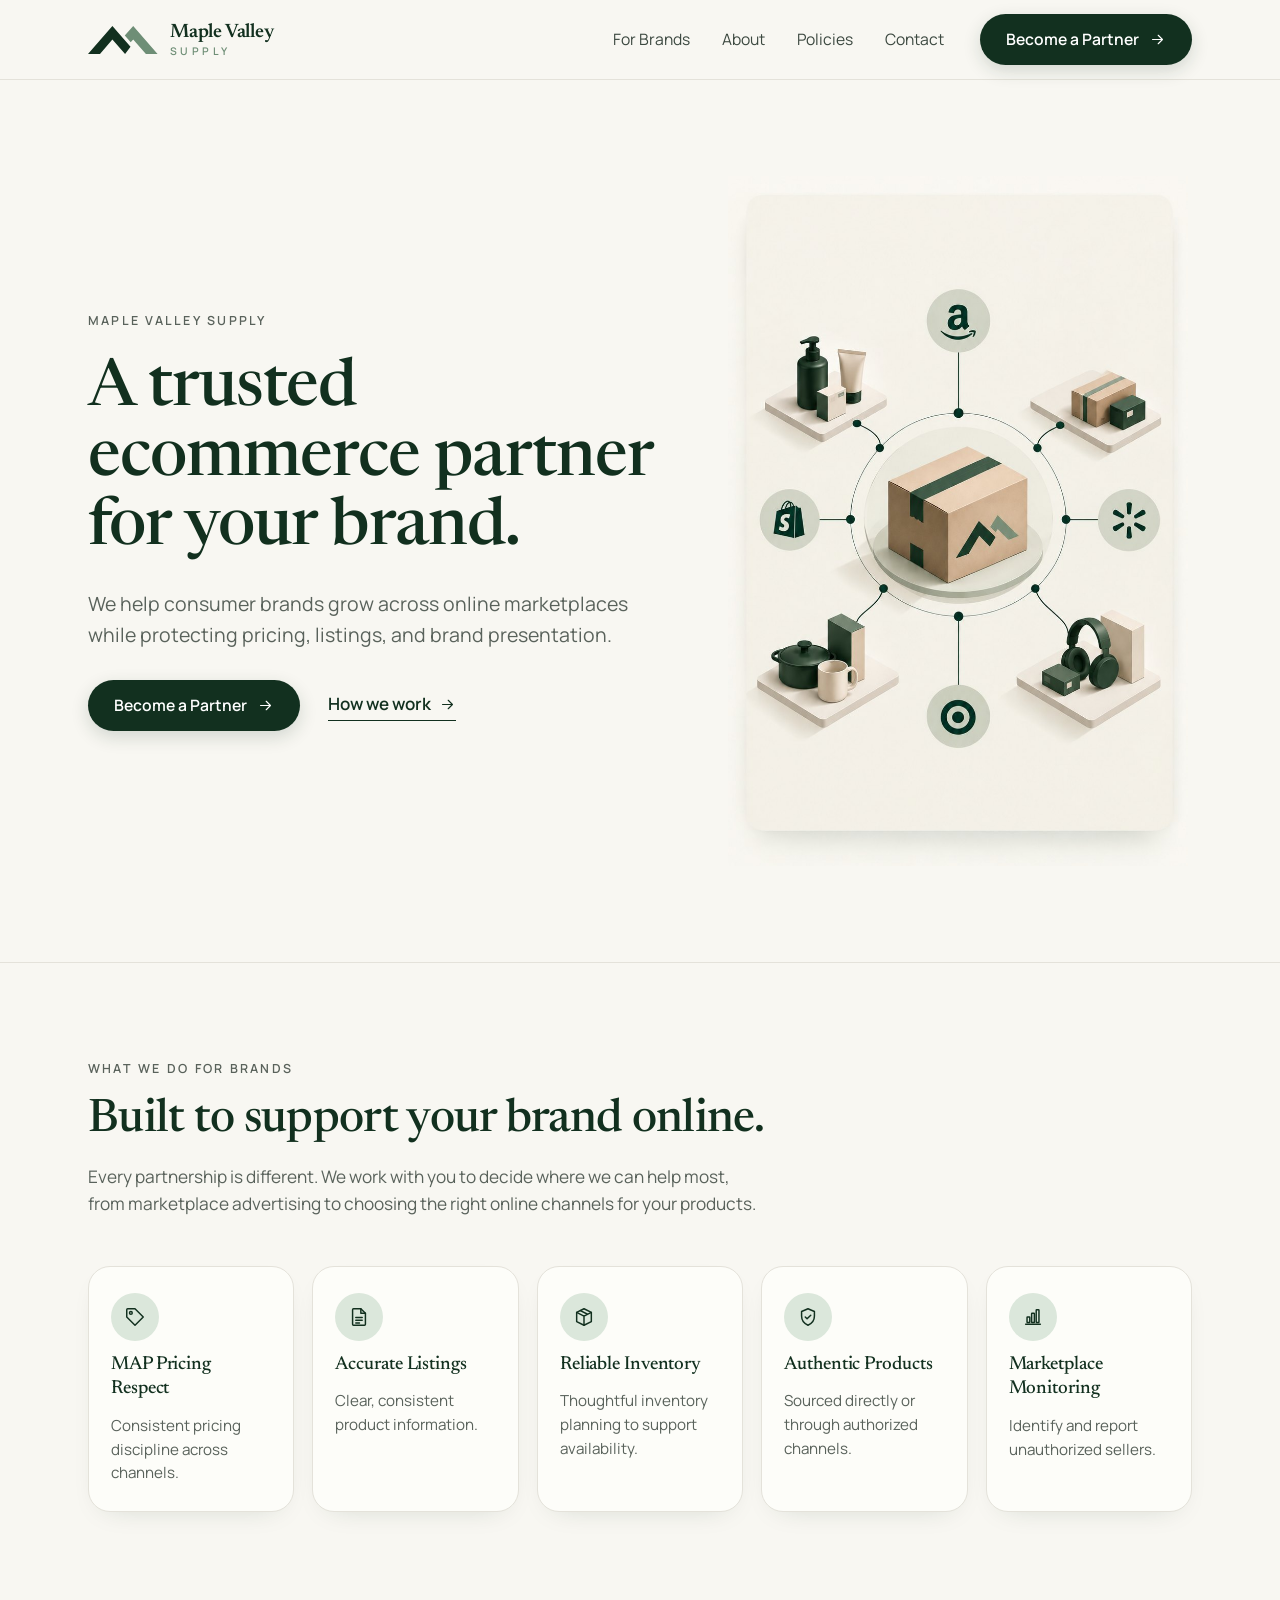
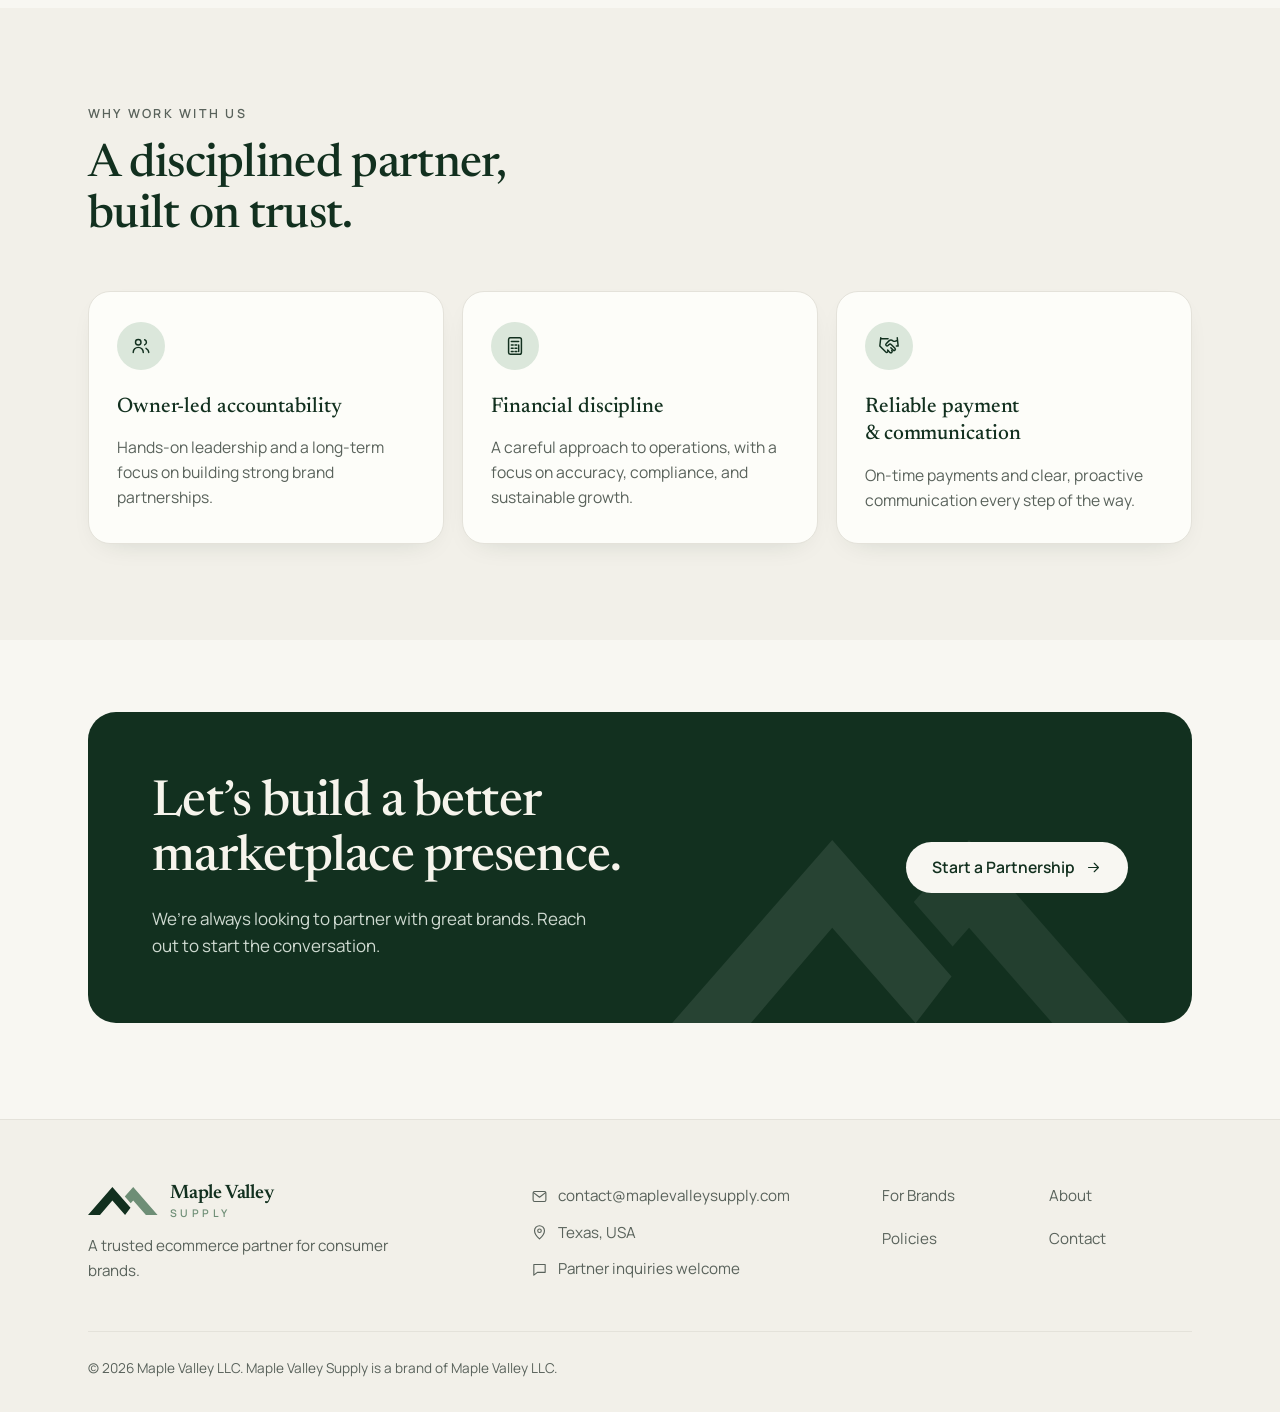
<file: index.html>
<!doctype html>
<html lang="en">
<head>
<meta charset="utf-8">
<meta name="viewport" content="width=device-width, initial-scale=1, viewport-fit=cover">
<title>Maple Valley Supply | Ecommerce Partner for Consumer Brands</title>
<meta name="description" content="Maple Valley Supply helps consumer brands grow across online marketplaces while protecting pricing, listings, and brand presentation.">
<meta property="og:title" content="Maple Valley Supply | Ecommerce Partner for Consumer Brands">
<meta property="og:description" content="Maple Valley Supply helps consumer brands grow across online marketplaces while protecting pricing, listings, and brand presentation.">
<link rel="icon" href="favicon.svg" type="image/svg+xml">
<link rel="preconnect" href="https://fonts.googleapis.com">
<link rel="preconnect" href="https://fonts.gstatic.com" crossorigin>
<link rel="stylesheet" href="https://fonts.googleapis.com/css2?family=Manrope:wght@400;500;600;700&family=Newsreader:opsz,wght@6..72,400;6..72,500;6..72,600&display=swap">
<link rel="stylesheet" href="styles.css">
</head>
<body>
<header class="site-header"><div class="wrap"><a class="brand" href="index.html" aria-label="Maple Valley Supply home"><svg viewBox="0 0 118 47" aria-hidden="true"><polygon points="76.2,0 117.3,47 97.6,47 76.2,22.5 72,27.3 62,15.9" fill="#6e8e76"/><polygon points="0,47 41.1,0 71.7,35 62.5,47 41.1,22.5 20.2,47" fill="#12301f"/></svg><span class="brand-text"><span class="brand-name">Maple Valley</span><span class="brand-sub">SUPPLY</span></span></a>
<button class="menu-toggle" aria-label="Open menu" aria-expanded="false" aria-controls="site-nav"><svg viewBox="0 0 24 24" fill="none" stroke="currentColor" stroke-width="1.6" stroke-linecap="round" stroke-linejoin="round" aria-hidden="true"><path d="M4 7h16M4 12h16M4 17h16"/></svg></button>
<nav class="nav" id="site-nav" aria-label="Main"><a href="for-brands.html">For Brands</a><a href="about.html">About</a><a href="policies.html">Policies</a><a href="contact.html">Contact</a><a class="btn" href="contact.html">Become a Partner <svg viewBox="0 0 24 24" fill="none" stroke="currentColor" stroke-width="1.6" stroke-linecap="round" stroke-linejoin="round" aria-hidden="true"><path d="M5 12h14M13 6l6 6-6 6"/></svg></a></nav>
</div></header>
<main>
<section class="home-hero"><div class="wrap">
<div class="copy"><div class="eyebrow">Maple Valley Supply</div>
<h1>A trusted ecommerce partner for your brand.</h1>
<p class="lede">We help consumer brands grow across online marketplaces while protecting pricing, listings, and brand presentation.</p>
<div class="hero-actions"><a class="btn" href="contact.html">Become a Partner <svg viewBox="0 0 24 24" fill="none" stroke="currentColor" stroke-width="1.6" stroke-linecap="round" stroke-linejoin="round" aria-hidden="true"><path d="M5 12h14M13 6l6 6-6 6"/></svg></a><a class="text-link" href="for-brands.html">How we work <svg viewBox="0 0 24 24" fill="none" stroke="currentColor" stroke-width="1.6" stroke-linecap="round" stroke-linejoin="round" aria-hidden="true"><path d="M5 12h14M13 6l6 6-6 6"/></svg></a></div></div>
<div class="hero-art"><img src="images/channels.jpg" alt="A Maple Valley Supply box at the center, connected to online marketplaces and product categories" width="900" height="1350"></div>
</div></section>
<section class="section"><div class="wrap">
<div class="section-head"><div class="eyebrow">What we do for brands</div><h2>Built to support your brand online.</h2><p>Every partnership is different. We work with you to decide where we can help most, from marketplace advertising to choosing the right online channels for your products.</p></div>
<div class="card-grid cols-5"><div class="card pillar-card"><div class="icon-circle"><svg viewBox="0 0 24 24" fill="none" stroke="currentColor" stroke-width="1.6" stroke-linecap="round" stroke-linejoin="round" aria-hidden="true"><path d="M3 12V4a1 1 0 0 1 1-1h8l9 9-9 9-9-9z"/><circle cx="7.5" cy="7.5" r="1.5"/></svg></div><h3>MAP Pricing Respect</h3><p>Consistent pricing discipline across channels.</p></div><div class="card pillar-card"><div class="icon-circle"><svg viewBox="0 0 24 24" fill="none" stroke="currentColor" stroke-width="1.6" stroke-linecap="round" stroke-linejoin="round" aria-hidden="true"><path d="M14 3H6a1 1 0 0 0-1 1v16a1 1 0 0 0 1 1h12a1 1 0 0 0 1-1V8z"/><path d="M14 3v5h5M8.5 12.5h7M8.5 15.5h7M8.5 18.5h4"/></svg></div><h3>Accurate Listings</h3><p>Clear, consistent product information.</p></div><div class="card pillar-card"><div class="icon-circle"><svg viewBox="0 0 24 24" fill="none" stroke="currentColor" stroke-width="1.6" stroke-linecap="round" stroke-linejoin="round" aria-hidden="true"><path d="M12 3 4 7v10l8 4 8-4V7z"/><path d="m4 7 8 4 8-4M12 11v10M8 5l8 4"/></svg></div><h3>Reliable Inventory</h3><p>Thoughtful inventory planning to support availability.</p></div><div class="card pillar-card"><div class="icon-circle"><svg viewBox="0 0 24 24" fill="none" stroke="currentColor" stroke-width="1.6" stroke-linecap="round" stroke-linejoin="round" aria-hidden="true"><path d="M12 3 5 6v5c0 4.5 3 8.3 7 10 4-1.7 7-5.5 7-10V6z"/><path d="m9 12 2 2 4-4"/></svg></div><h3>Authentic Products</h3><p>Sourced directly or through authorized channels.</p></div><div class="card pillar-card"><div class="icon-circle"><svg viewBox="0 0 24 24" fill="none" stroke="currentColor" stroke-width="1.6" stroke-linecap="round" stroke-linejoin="round" aria-hidden="true"><path d="M4 20h16"/><rect x="5.5" y="12" width="3" height="6" rx=".5"/><rect x="10.5" y="8" width="3" height="10" rx=".5"/><rect x="15.5" y="4" width="3" height="14" rx=".5"/></svg></div><h3>Marketplace Monitoring</h3><p>Identify and report unauthorized sellers.</p></div></div>
</div></section>
<section class="section section-band"><div class="wrap">
<div class="section-head"><div class="eyebrow">Why work with us</div><h2>A disciplined partner, built on trust.</h2></div>
<div class="card-grid cols-3"><div class="card value-card"><div class="icon-circle"><svg viewBox="0 0 24 24" fill="none" stroke="currentColor" stroke-width="1.6" stroke-linecap="round" stroke-linejoin="round" aria-hidden="true"><circle cx="9" cy="8" r="3"/><path d="M3.5 19a5.5 5.5 0 0 1 11 0"/><path d="M16 5.2a3 3 0 0 1 0 5.6M17.5 14.5a5.5 5.5 0 0 1 3 4.5"/></svg></div><h3>Owner-led accountability</h3><p>Hands-on leadership and a long-term focus on building strong brand partnerships.</p></div><div class="card value-card"><div class="icon-circle"><svg viewBox="0 0 24 24" fill="none" stroke="currentColor" stroke-width="1.6" stroke-linecap="round" stroke-linejoin="round" aria-hidden="true"><rect x="5" y="3" width="14" height="18" rx="2"/><path d="M8 7h8M8 11h2M12 11h2M8 14.5h2M12 14.5h2M8 18h2M12 18h2M16 11v7"/></svg></div><h3>Financial discipline</h3><p>A careful approach to operations, with a focus on accuracy, compliance, and sustainable growth.</p></div><div class="card value-card"><div class="icon-circle"><svg viewBox="0 0 24 24" fill="none" stroke="currentColor" stroke-width="1.6" stroke-linecap="round" stroke-linejoin="round" aria-hidden="true"><path d="m11 17 2 2a1.4 1.4 0 0 0 2-2"/><path d="m14 14 2.5 2.5a1.4 1.4 0 0 0 2-2l-3.9-3.9a2 2 0 0 0-2.8 0l-.9.9a1.4 1.4 0 0 1-2-2l2.8-2.8a3.6 3.6 0 0 1 4.6-.4l.5.3a2 2 0 0 0 1.5.3L21 6"/><path d="m21 3 1 9h-2M3 3 2 12l6.5 6.5a1.4 1.4 0 0 0 2-2"/><path d="M3 4h8"/></svg></div><h3>Reliable payment &amp; communication</h3><p>On-time payments and clear, proactive communication every step of the way.</p></div></div>
</div></section>
<section class="cta-section"><div class="wrap"><div class="cta"><svg class="ghost-cta" viewBox="0 0 118 47" aria-hidden="true"><polygon points="76.2,0 117.3,47 97.6,47 76.2,22.5 72,27.3 62,15.9" fill="#ffffff" fill-opacity=".07"/><polygon points="0,47 41.1,0 71.7,35 62.5,47 41.1,22.5 20.2,47" fill="#ffffff" fill-opacity=".09"/></svg>
<div><h2>Let’s build a better<br>marketplace presence.</h2><p>We’re always looking to partner with great brands. Reach out to start the conversation.</p></div>
<a class="btn btn-light" href="contact.html">Start a Partnership <svg viewBox="0 0 24 24" fill="none" stroke="currentColor" stroke-width="1.6" stroke-linecap="round" stroke-linejoin="round" aria-hidden="true"><path d="M5 12h14M13 6l6 6-6 6"/></svg></a></div></div></section>
</main>
<footer class="site-footer"><div class="wrap">
<div class="footer-top">
<div class="footer-brand"><a class="brand" href="index.html" aria-label="Maple Valley Supply home"><svg viewBox="0 0 118 47" aria-hidden="true"><polygon points="76.2,0 117.3,47 97.6,47 76.2,22.5 72,27.3 62,15.9" fill="#6e8e76"/><polygon points="0,47 41.1,0 71.7,35 62.5,47 41.1,22.5 20.2,47" fill="#12301f"/></svg><span class="brand-text"><span class="brand-name">Maple Valley</span><span class="brand-sub">SUPPLY</span></span></a><p>A trusted ecommerce partner for consumer brands.</p></div>
<ul class="footer-contact"><li><svg viewBox="0 0 24 24" fill="none" stroke="currentColor" stroke-width="1.6" stroke-linecap="round" stroke-linejoin="round" aria-hidden="true"><rect x="3" y="5" width="18" height="14" rx="2"/><path d="m3.5 6.5 8.5 6.5 8.5-6.5"/></svg><a href="mailto:contact@maplevalleysupply.com">contact@maplevalleysupply.com</a></li><li><svg viewBox="0 0 24 24" fill="none" stroke="currentColor" stroke-width="1.6" stroke-linecap="round" stroke-linejoin="round" aria-hidden="true"><path d="M12 21s-7-6.2-7-11.5a7 7 0 0 1 14 0C19 14.8 12 21 12 21z"/><circle cx="12" cy="9.5" r="2.5"/></svg>Texas, USA</li><li><svg viewBox="0 0 24 24" fill="none" stroke="currentColor" stroke-width="1.6" stroke-linecap="round" stroke-linejoin="round" aria-hidden="true"><path d="M4 5h16v11H9l-5 4z"/></svg>Partner inquiries welcome</li></ul>
<nav class="footer-links" aria-label="Footer"><a href="for-brands.html">For Brands</a><a href="about.html">About</a><a href="policies.html">Policies</a><a href="contact.html">Contact</a></nav>
</div>
<div class="footer-bottom">&copy; 2026 Maple Valley LLC. Maple Valley Supply is a brand of Maple Valley LLC.</div>
</div></footer>
<script src="main.js"></script>
</body>
</html>
</file>
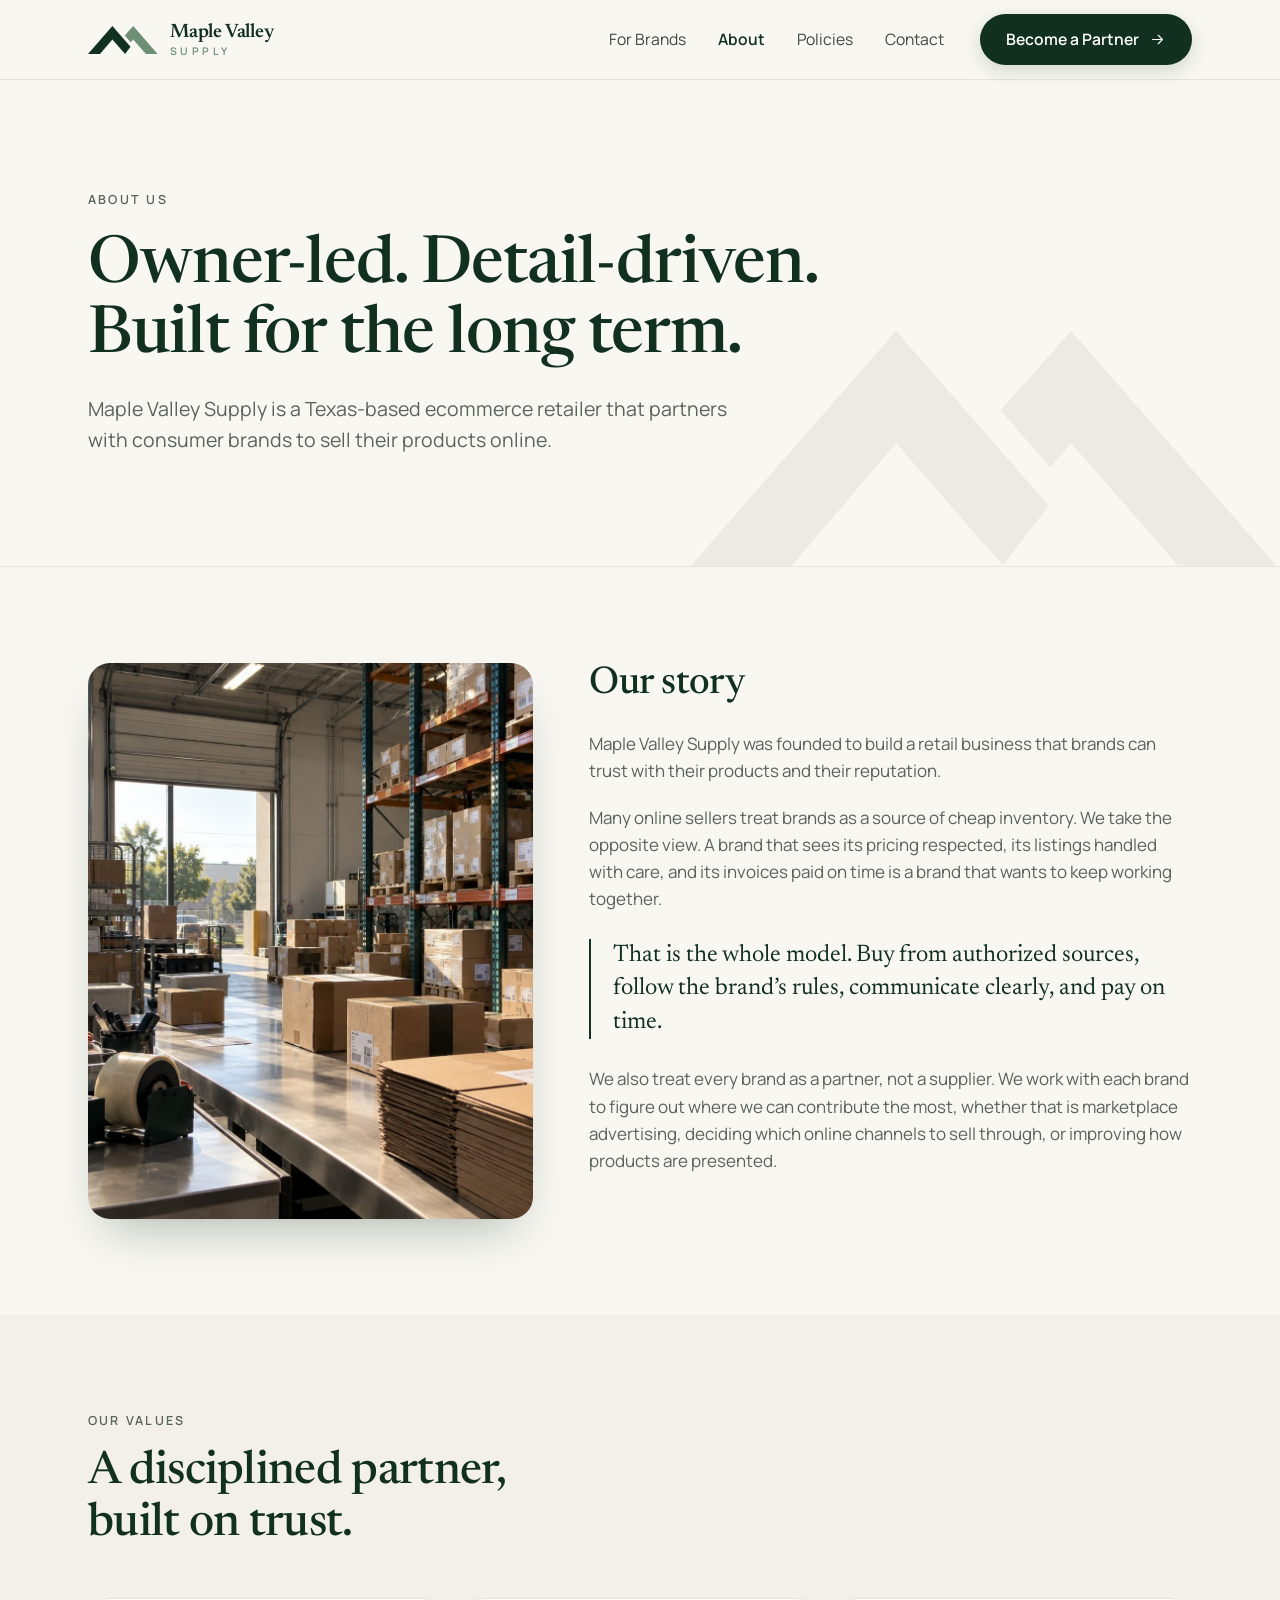
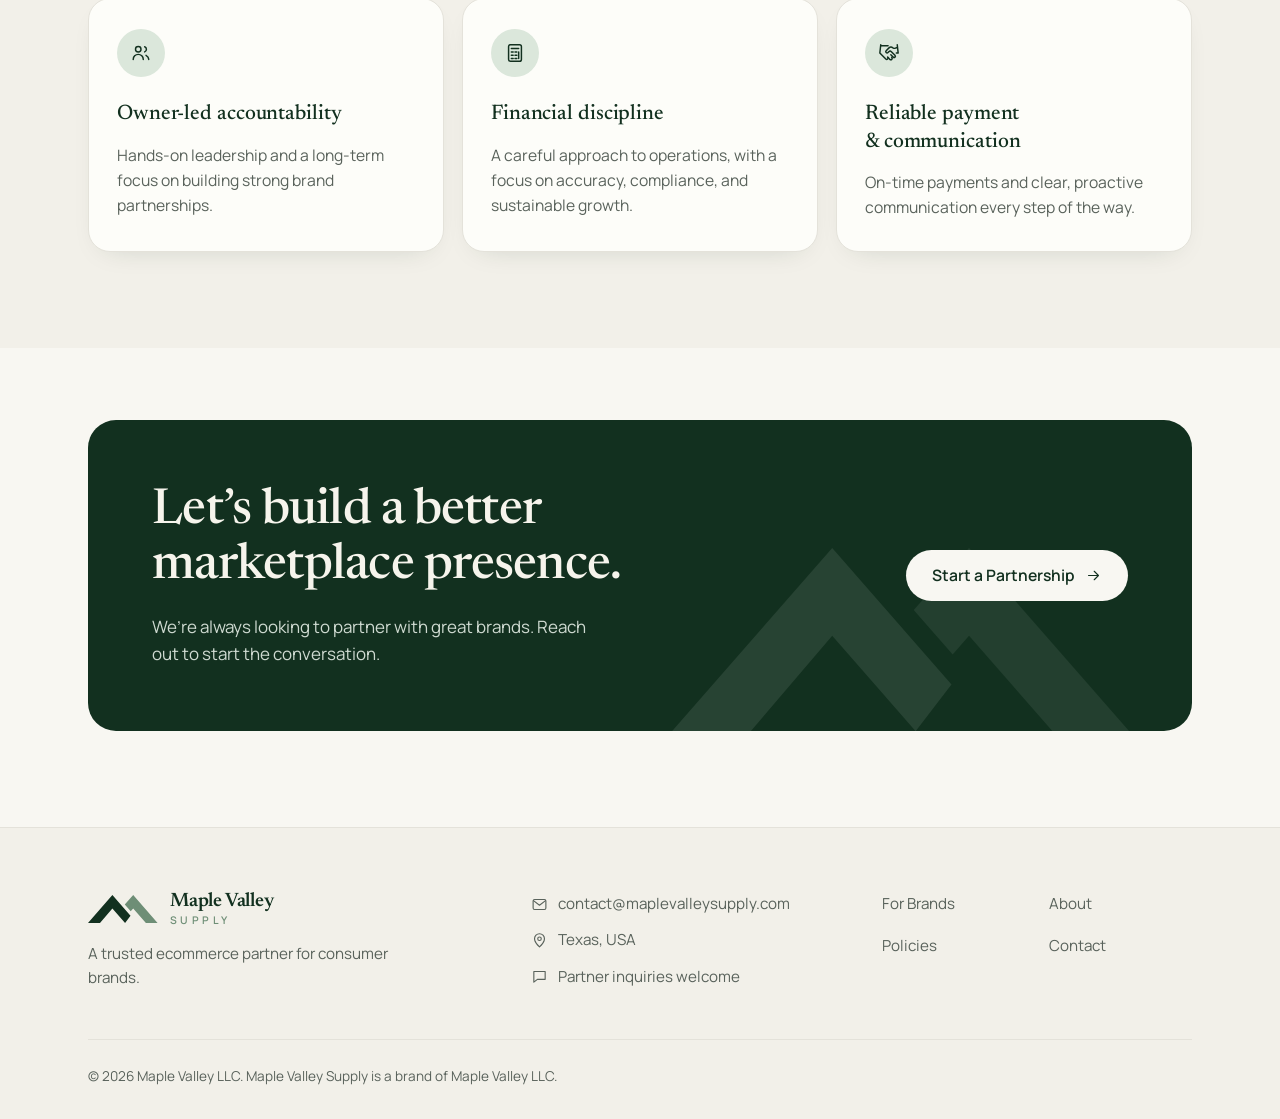
<file: about.html>
<!doctype html>
<html lang="en">
<head>
<meta charset="utf-8">
<meta name="viewport" content="width=device-width, initial-scale=1, viewport-fit=cover">
<title>About | Maple Valley Supply</title>
<meta name="description" content="Maple Valley Supply is an owner-led ecommerce retailer based in Texas that partners with consumer brands.">
<meta property="og:title" content="About | Maple Valley Supply">
<meta property="og:description" content="Maple Valley Supply is an owner-led ecommerce retailer based in Texas that partners with consumer brands.">
<link rel="icon" href="favicon.svg" type="image/svg+xml">
<link rel="preconnect" href="https://fonts.googleapis.com">
<link rel="preconnect" href="https://fonts.gstatic.com" crossorigin>
<link rel="stylesheet" href="https://fonts.googleapis.com/css2?family=Manrope:wght@400;500;600;700&family=Newsreader:opsz,wght@6..72,400;6..72,500;6..72,600&display=swap">
<link rel="stylesheet" href="styles.css">
</head>
<body>
<header class="site-header"><div class="wrap"><a class="brand" href="index.html" aria-label="Maple Valley Supply home"><svg viewBox="0 0 118 47" aria-hidden="true"><polygon points="76.2,0 117.3,47 97.6,47 76.2,22.5 72,27.3 62,15.9" fill="#6e8e76"/><polygon points="0,47 41.1,0 71.7,35 62.5,47 41.1,22.5 20.2,47" fill="#12301f"/></svg><span class="brand-text"><span class="brand-name">Maple Valley</span><span class="brand-sub">SUPPLY</span></span></a>
<button class="menu-toggle" aria-label="Open menu" aria-expanded="false" aria-controls="site-nav"><svg viewBox="0 0 24 24" fill="none" stroke="currentColor" stroke-width="1.6" stroke-linecap="round" stroke-linejoin="round" aria-hidden="true"><path d="M4 7h16M4 12h16M4 17h16"/></svg></button>
<nav class="nav" id="site-nav" aria-label="Main"><a href="for-brands.html">For Brands</a><a href="about.html" aria-current="page">About</a><a href="policies.html">Policies</a><a href="contact.html">Contact</a><a class="btn" href="contact.html">Become a Partner <svg viewBox="0 0 24 24" fill="none" stroke="currentColor" stroke-width="1.6" stroke-linecap="round" stroke-linejoin="round" aria-hidden="true"><path d="M5 12h14M13 6l6 6-6 6"/></svg></a></nav>
</div></header>
<main>
<section class="page-hero"><svg class="ghost-mark" viewBox="0 0 118 47" preserveAspectRatio="xMaxYMax meet" aria-hidden="true"><polygon points="76.2,0 117.3,47 97.6,47 76.2,22.5 72,27.3 62,15.9" fill="#ebeae3"/><polygon points="0,47 41.1,0 71.7,35 62.5,47 41.1,22.5 20.2,47" fill="#ebeae3"/></svg><div class="wrap">
<div class="eyebrow">About us</div><h1>Owner-led. Detail-driven.<br>Built for the long term.</h1><p class="lede">Maple Valley Supply is a Texas-based ecommerce retailer that partners with consumer brands to sell their products online.</p>
</div></section>
<section class="section"><div class="wrap story">
<div class="photo"><img src="images/warehouse.jpg" alt="Packed shipping boxes and stocked pallet racks in a sunlit warehouse" width="900" height="1350"></div>
<div class="story-text">
<h2>Our story</h2>
<p>Maple Valley Supply was founded to build a retail business that brands can trust with their products and their reputation.</p>
<p>Many online sellers treat brands as a source of cheap inventory. We take the opposite view. A brand that sees its pricing respected, its listings handled with care, and its invoices paid on time is a brand that wants to keep working together.</p>
<p class="pull">That is the whole model. Buy from authorized sources, follow the brand’s rules, communicate clearly, and pay on time.</p>
<p>We also treat every brand as a partner, not a supplier. We work with each brand to figure out where we can contribute the most, whether that is marketplace advertising, deciding which online channels to sell through, or improving how products are presented.</p>
</div>
</div></section>
<section class="section section-band"><div class="wrap">
<div class="section-head"><div class="eyebrow">Our values</div><h2>A disciplined partner, built on trust.</h2></div>
<div class="card-grid cols-3"><div class="card value-card"><div class="icon-circle"><svg viewBox="0 0 24 24" fill="none" stroke="currentColor" stroke-width="1.6" stroke-linecap="round" stroke-linejoin="round" aria-hidden="true"><circle cx="9" cy="8" r="3"/><path d="M3.5 19a5.5 5.5 0 0 1 11 0"/><path d="M16 5.2a3 3 0 0 1 0 5.6M17.5 14.5a5.5 5.5 0 0 1 3 4.5"/></svg></div><h3>Owner-led accountability</h3><p>Hands-on leadership and a long-term focus on building strong brand partnerships.</p></div><div class="card value-card"><div class="icon-circle"><svg viewBox="0 0 24 24" fill="none" stroke="currentColor" stroke-width="1.6" stroke-linecap="round" stroke-linejoin="round" aria-hidden="true"><rect x="5" y="3" width="14" height="18" rx="2"/><path d="M8 7h8M8 11h2M12 11h2M8 14.5h2M12 14.5h2M8 18h2M12 18h2M16 11v7"/></svg></div><h3>Financial discipline</h3><p>A careful approach to operations, with a focus on accuracy, compliance, and sustainable growth.</p></div><div class="card value-card"><div class="icon-circle"><svg viewBox="0 0 24 24" fill="none" stroke="currentColor" stroke-width="1.6" stroke-linecap="round" stroke-linejoin="round" aria-hidden="true"><path d="m11 17 2 2a1.4 1.4 0 0 0 2-2"/><path d="m14 14 2.5 2.5a1.4 1.4 0 0 0 2-2l-3.9-3.9a2 2 0 0 0-2.8 0l-.9.9a1.4 1.4 0 0 1-2-2l2.8-2.8a3.6 3.6 0 0 1 4.6-.4l.5.3a2 2 0 0 0 1.5.3L21 6"/><path d="m21 3 1 9h-2M3 3 2 12l6.5 6.5a1.4 1.4 0 0 0 2-2"/><path d="M3 4h8"/></svg></div><h3>Reliable payment &amp; communication</h3><p>On-time payments and clear, proactive communication every step of the way.</p></div></div>
</div></section>
<section class="cta-section"><div class="wrap"><div class="cta"><svg class="ghost-cta" viewBox="0 0 118 47" aria-hidden="true"><polygon points="76.2,0 117.3,47 97.6,47 76.2,22.5 72,27.3 62,15.9" fill="#ffffff" fill-opacity=".07"/><polygon points="0,47 41.1,0 71.7,35 62.5,47 41.1,22.5 20.2,47" fill="#ffffff" fill-opacity=".09"/></svg>
<div><h2>Let’s build a better<br>marketplace presence.</h2><p>We’re always looking to partner with great brands. Reach out to start the conversation.</p></div>
<a class="btn btn-light" href="contact.html">Start a Partnership <svg viewBox="0 0 24 24" fill="none" stroke="currentColor" stroke-width="1.6" stroke-linecap="round" stroke-linejoin="round" aria-hidden="true"><path d="M5 12h14M13 6l6 6-6 6"/></svg></a></div></div></section>
</main>
<footer class="site-footer"><div class="wrap">
<div class="footer-top">
<div class="footer-brand"><a class="brand" href="index.html" aria-label="Maple Valley Supply home"><svg viewBox="0 0 118 47" aria-hidden="true"><polygon points="76.2,0 117.3,47 97.6,47 76.2,22.5 72,27.3 62,15.9" fill="#6e8e76"/><polygon points="0,47 41.1,0 71.7,35 62.5,47 41.1,22.5 20.2,47" fill="#12301f"/></svg><span class="brand-text"><span class="brand-name">Maple Valley</span><span class="brand-sub">SUPPLY</span></span></a><p>A trusted ecommerce partner for consumer brands.</p></div>
<ul class="footer-contact"><li><svg viewBox="0 0 24 24" fill="none" stroke="currentColor" stroke-width="1.6" stroke-linecap="round" stroke-linejoin="round" aria-hidden="true"><rect x="3" y="5" width="18" height="14" rx="2"/><path d="m3.5 6.5 8.5 6.5 8.5-6.5"/></svg><a href="mailto:contact@maplevalleysupply.com">contact@maplevalleysupply.com</a></li><li><svg viewBox="0 0 24 24" fill="none" stroke="currentColor" stroke-width="1.6" stroke-linecap="round" stroke-linejoin="round" aria-hidden="true"><path d="M12 21s-7-6.2-7-11.5a7 7 0 0 1 14 0C19 14.8 12 21 12 21z"/><circle cx="12" cy="9.5" r="2.5"/></svg>Texas, USA</li><li><svg viewBox="0 0 24 24" fill="none" stroke="currentColor" stroke-width="1.6" stroke-linecap="round" stroke-linejoin="round" aria-hidden="true"><path d="M4 5h16v11H9l-5 4z"/></svg>Partner inquiries welcome</li></ul>
<nav class="footer-links" aria-label="Footer"><a href="for-brands.html">For Brands</a><a href="about.html">About</a><a href="policies.html">Policies</a><a href="contact.html">Contact</a></nav>
</div>
<div class="footer-bottom">&copy; 2026 Maple Valley LLC. Maple Valley Supply is a brand of Maple Valley LLC.</div>
</div></footer>
<script src="main.js"></script>
</body>
</html>
</file>
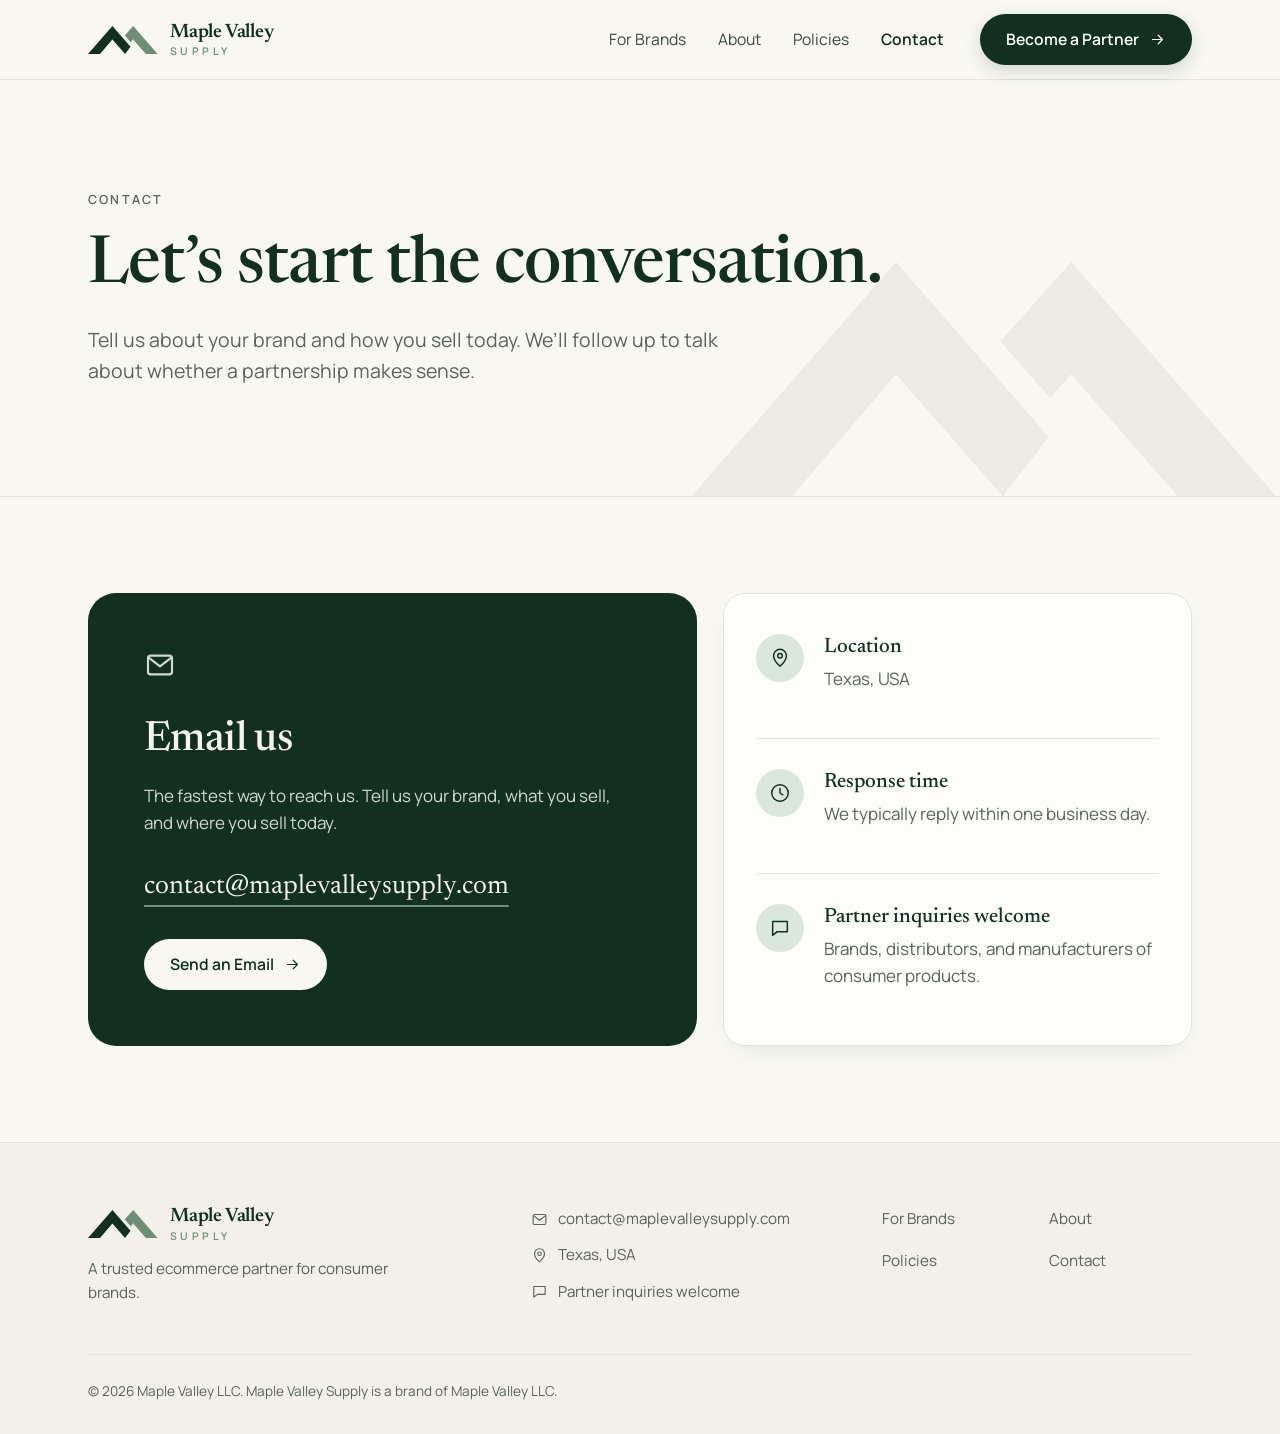
<file: contact.html>
<!doctype html>
<html lang="en">
<head>
<meta charset="utf-8">
<meta name="viewport" content="width=device-width, initial-scale=1, viewport-fit=cover">
<title>Contact | Maple Valley Supply</title>
<meta name="description" content="Contact Maple Valley Supply about brand partnerships and wholesale accounts.">
<meta property="og:title" content="Contact | Maple Valley Supply">
<meta property="og:description" content="Contact Maple Valley Supply about brand partnerships and wholesale accounts.">
<link rel="icon" href="favicon.svg" type="image/svg+xml">
<link rel="preconnect" href="https://fonts.googleapis.com">
<link rel="preconnect" href="https://fonts.gstatic.com" crossorigin>
<link rel="stylesheet" href="https://fonts.googleapis.com/css2?family=Manrope:wght@400;500;600;700&family=Newsreader:opsz,wght@6..72,400;6..72,500;6..72,600&display=swap">
<link rel="stylesheet" href="styles.css">
</head>
<body>
<header class="site-header"><div class="wrap"><a class="brand" href="index.html" aria-label="Maple Valley Supply home"><svg viewBox="0 0 118 47" aria-hidden="true"><polygon points="76.2,0 117.3,47 97.6,47 76.2,22.5 72,27.3 62,15.9" fill="#6e8e76"/><polygon points="0,47 41.1,0 71.7,35 62.5,47 41.1,22.5 20.2,47" fill="#12301f"/></svg><span class="brand-text"><span class="brand-name">Maple Valley</span><span class="brand-sub">SUPPLY</span></span></a>
<button class="menu-toggle" aria-label="Open menu" aria-expanded="false" aria-controls="site-nav"><svg viewBox="0 0 24 24" fill="none" stroke="currentColor" stroke-width="1.6" stroke-linecap="round" stroke-linejoin="round" aria-hidden="true"><path d="M4 7h16M4 12h16M4 17h16"/></svg></button>
<nav class="nav" id="site-nav" aria-label="Main"><a href="for-brands.html">For Brands</a><a href="about.html">About</a><a href="policies.html">Policies</a><a href="contact.html" aria-current="page">Contact</a><a class="btn" href="contact.html">Become a Partner <svg viewBox="0 0 24 24" fill="none" stroke="currentColor" stroke-width="1.6" stroke-linecap="round" stroke-linejoin="round" aria-hidden="true"><path d="M5 12h14M13 6l6 6-6 6"/></svg></a></nav>
</div></header>
<main>
<section class="page-hero"><svg class="ghost-mark" viewBox="0 0 118 47" preserveAspectRatio="xMaxYMax meet" aria-hidden="true"><polygon points="76.2,0 117.3,47 97.6,47 76.2,22.5 72,27.3 62,15.9" fill="#ebeae3"/><polygon points="0,47 41.1,0 71.7,35 62.5,47 41.1,22.5 20.2,47" fill="#ebeae3"/></svg><div class="wrap">
<div class="eyebrow">Contact</div><h1>Let’s start the conversation.</h1><p class="lede">Tell us about your brand and how you sell today. We’ll follow up to talk about whether a partnership makes sense.</p>
</div></section>
<section class="section"><div class="wrap contact-layout">
<div class="email-card">
<span class="mail-icon"><svg viewBox="0 0 24 24" fill="none" stroke="currentColor" stroke-width="1.6" stroke-linecap="round" stroke-linejoin="round" aria-hidden="true"><rect x="3" y="5" width="18" height="14" rx="2"/><path d="m3.5 6.5 8.5 6.5 8.5-6.5"/></svg></span>
<h2>Email us</h2>
<p>The fastest way to reach us. Tell us your brand, what you sell, and where you sell today.</p>
<a class="address" href="mailto:contact@maplevalleysupply.com">contact@maplevalleysupply.com</a>
<a class="btn btn-light" href="mailto:contact@maplevalleysupply.com?subject=Partnership%20inquiry">Send an Email <svg viewBox="0 0 24 24" fill="none" stroke="currentColor" stroke-width="1.6" stroke-linecap="round" stroke-linejoin="round" aria-hidden="true"><path d="M5 12h14M13 6l6 6-6 6"/></svg></a>
</div>
<div class="card info-card">
<div class="info-item"><div class="icon-circle"><svg viewBox="0 0 24 24" fill="none" stroke="currentColor" stroke-width="1.6" stroke-linecap="round" stroke-linejoin="round" aria-hidden="true"><path d="M12 21s-7-6.2-7-11.5a7 7 0 0 1 14 0C19 14.8 12 21 12 21z"/><circle cx="12" cy="9.5" r="2.5"/></svg></div><div><h3>Location</h3><p>Texas, USA</p></div></div>
<div class="info-item"><div class="icon-circle"><svg viewBox="0 0 24 24" fill="none" stroke="currentColor" stroke-width="1.6" stroke-linecap="round" stroke-linejoin="round" aria-hidden="true"><circle cx="12" cy="12" r="9"/><path d="M12 7v5l3 2"/></svg></div><div><h3>Response time</h3><p>We typically reply within one business day.</p></div></div>
<div class="info-item"><div class="icon-circle"><svg viewBox="0 0 24 24" fill="none" stroke="currentColor" stroke-width="1.6" stroke-linecap="round" stroke-linejoin="round" aria-hidden="true"><path d="M4 5h16v11H9l-5 4z"/></svg></div><div><h3>Partner inquiries welcome</h3><p>Brands, distributors, and manufacturers of consumer products.</p></div></div>
</div>
</div></section>
</main>
<footer class="site-footer"><div class="wrap">
<div class="footer-top">
<div class="footer-brand"><a class="brand" href="index.html" aria-label="Maple Valley Supply home"><svg viewBox="0 0 118 47" aria-hidden="true"><polygon points="76.2,0 117.3,47 97.6,47 76.2,22.5 72,27.3 62,15.9" fill="#6e8e76"/><polygon points="0,47 41.1,0 71.7,35 62.5,47 41.1,22.5 20.2,47" fill="#12301f"/></svg><span class="brand-text"><span class="brand-name">Maple Valley</span><span class="brand-sub">SUPPLY</span></span></a><p>A trusted ecommerce partner for consumer brands.</p></div>
<ul class="footer-contact"><li><svg viewBox="0 0 24 24" fill="none" stroke="currentColor" stroke-width="1.6" stroke-linecap="round" stroke-linejoin="round" aria-hidden="true"><rect x="3" y="5" width="18" height="14" rx="2"/><path d="m3.5 6.5 8.5 6.5 8.5-6.5"/></svg><a href="mailto:contact@maplevalleysupply.com">contact@maplevalleysupply.com</a></li><li><svg viewBox="0 0 24 24" fill="none" stroke="currentColor" stroke-width="1.6" stroke-linecap="round" stroke-linejoin="round" aria-hidden="true"><path d="M12 21s-7-6.2-7-11.5a7 7 0 0 1 14 0C19 14.8 12 21 12 21z"/><circle cx="12" cy="9.5" r="2.5"/></svg>Texas, USA</li><li><svg viewBox="0 0 24 24" fill="none" stroke="currentColor" stroke-width="1.6" stroke-linecap="round" stroke-linejoin="round" aria-hidden="true"><path d="M4 5h16v11H9l-5 4z"/></svg>Partner inquiries welcome</li></ul>
<nav class="footer-links" aria-label="Footer"><a href="for-brands.html">For Brands</a><a href="about.html">About</a><a href="policies.html">Policies</a><a href="contact.html">Contact</a></nav>
</div>
<div class="footer-bottom">&copy; 2026 Maple Valley LLC. Maple Valley Supply is a brand of Maple Valley LLC.</div>
</div></footer>
<script src="main.js"></script>
</body>
</html>
</file>
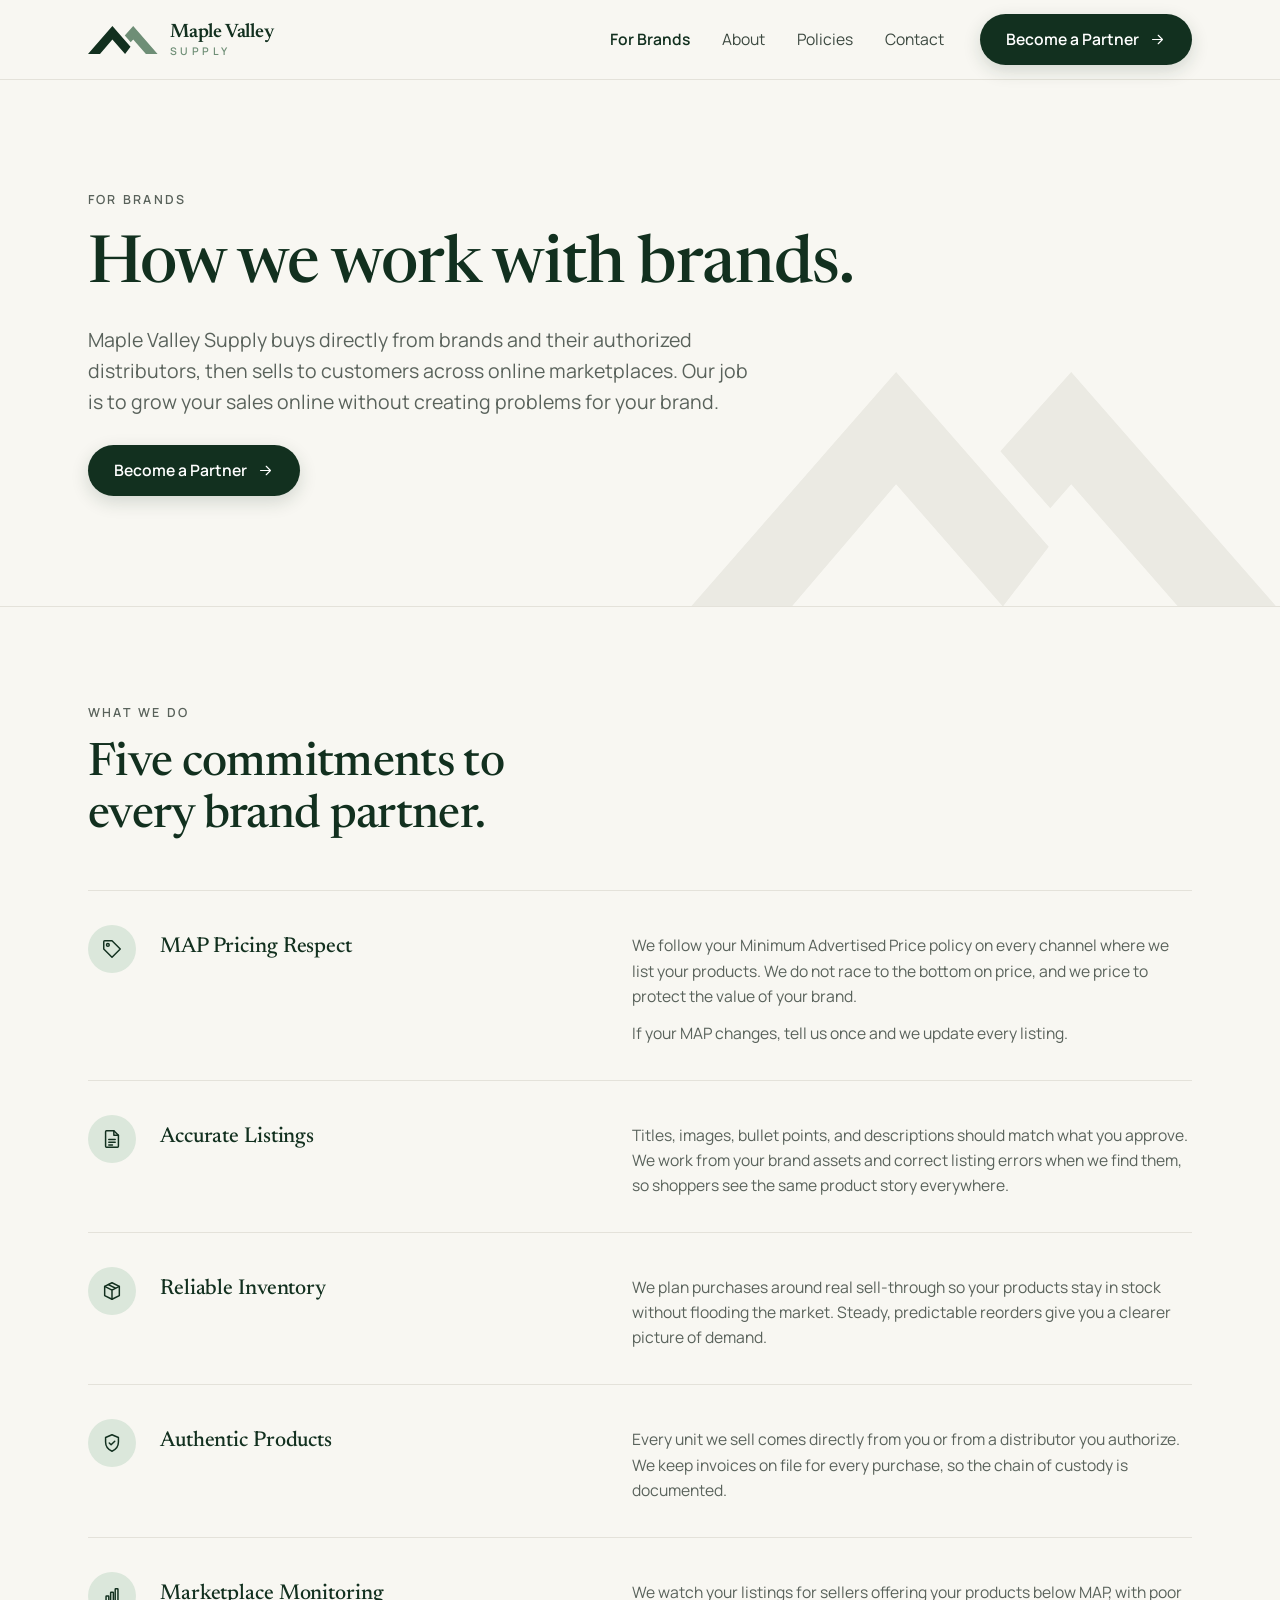
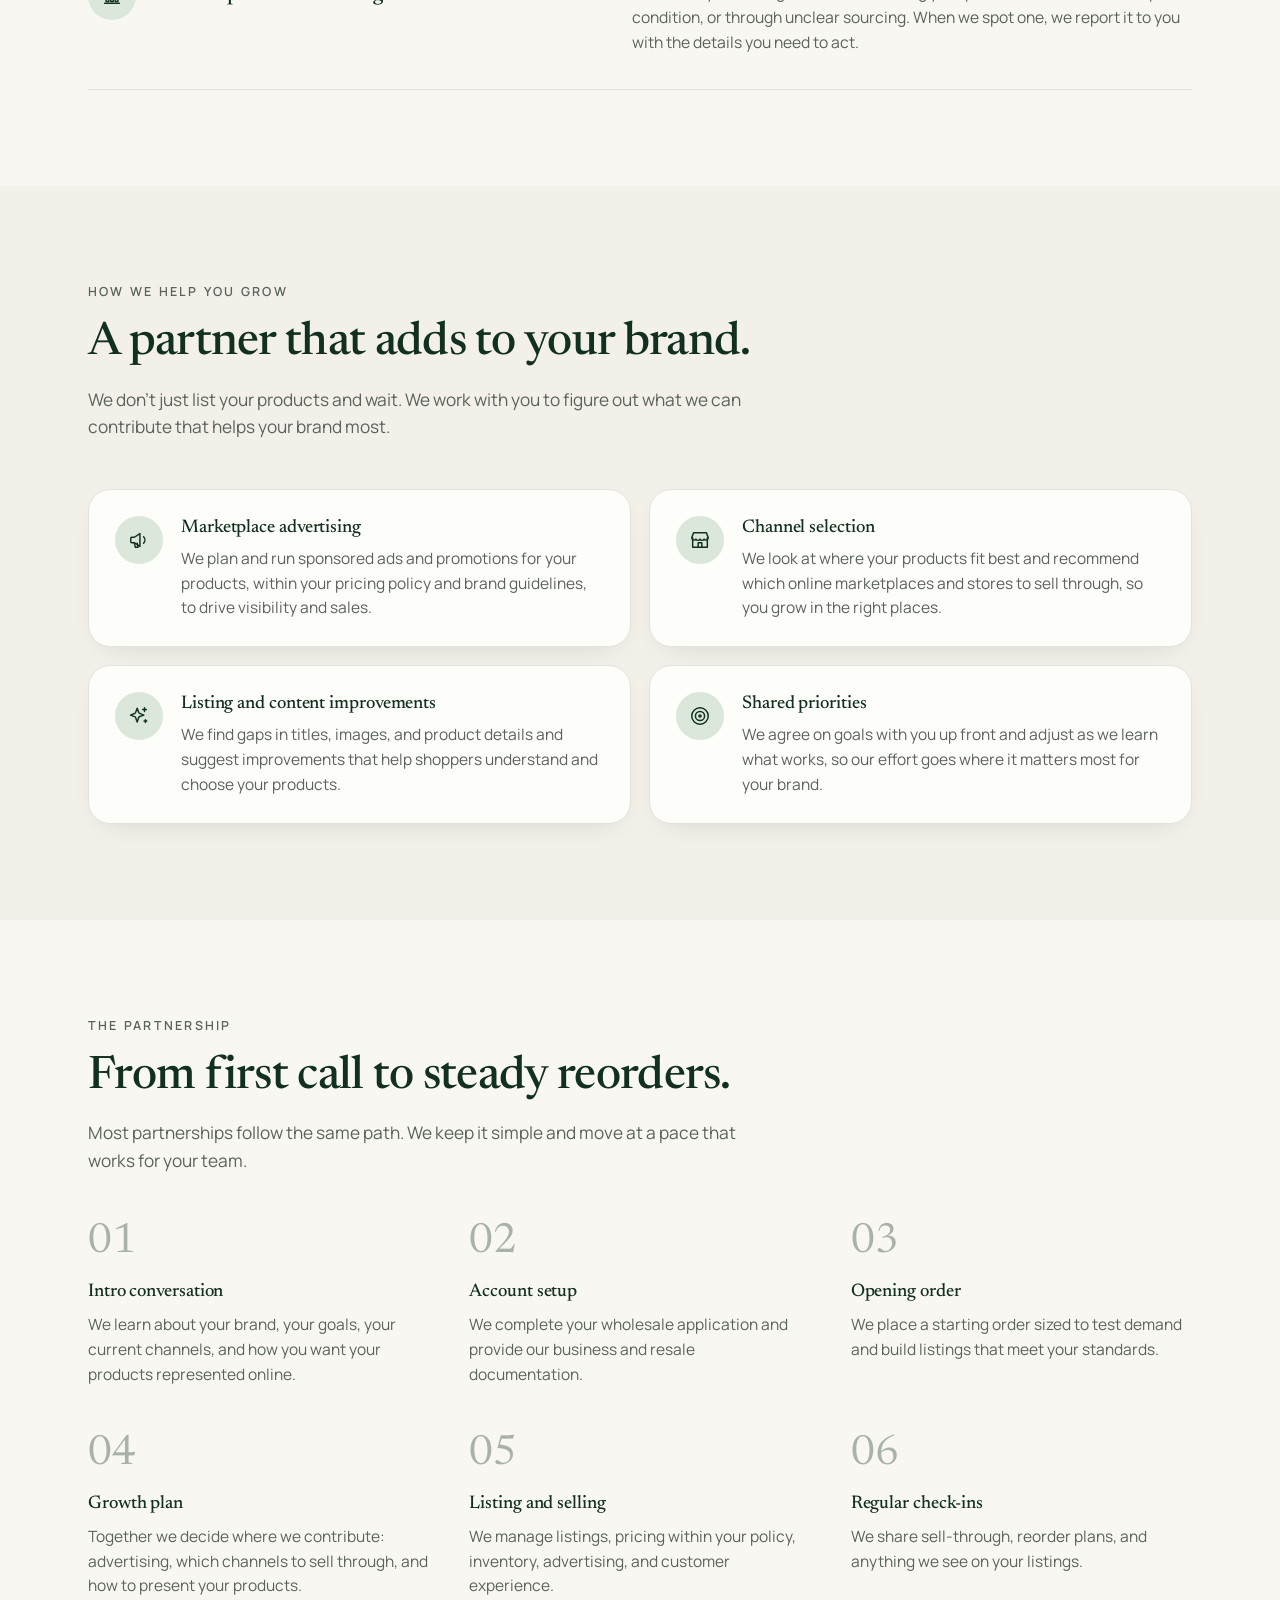
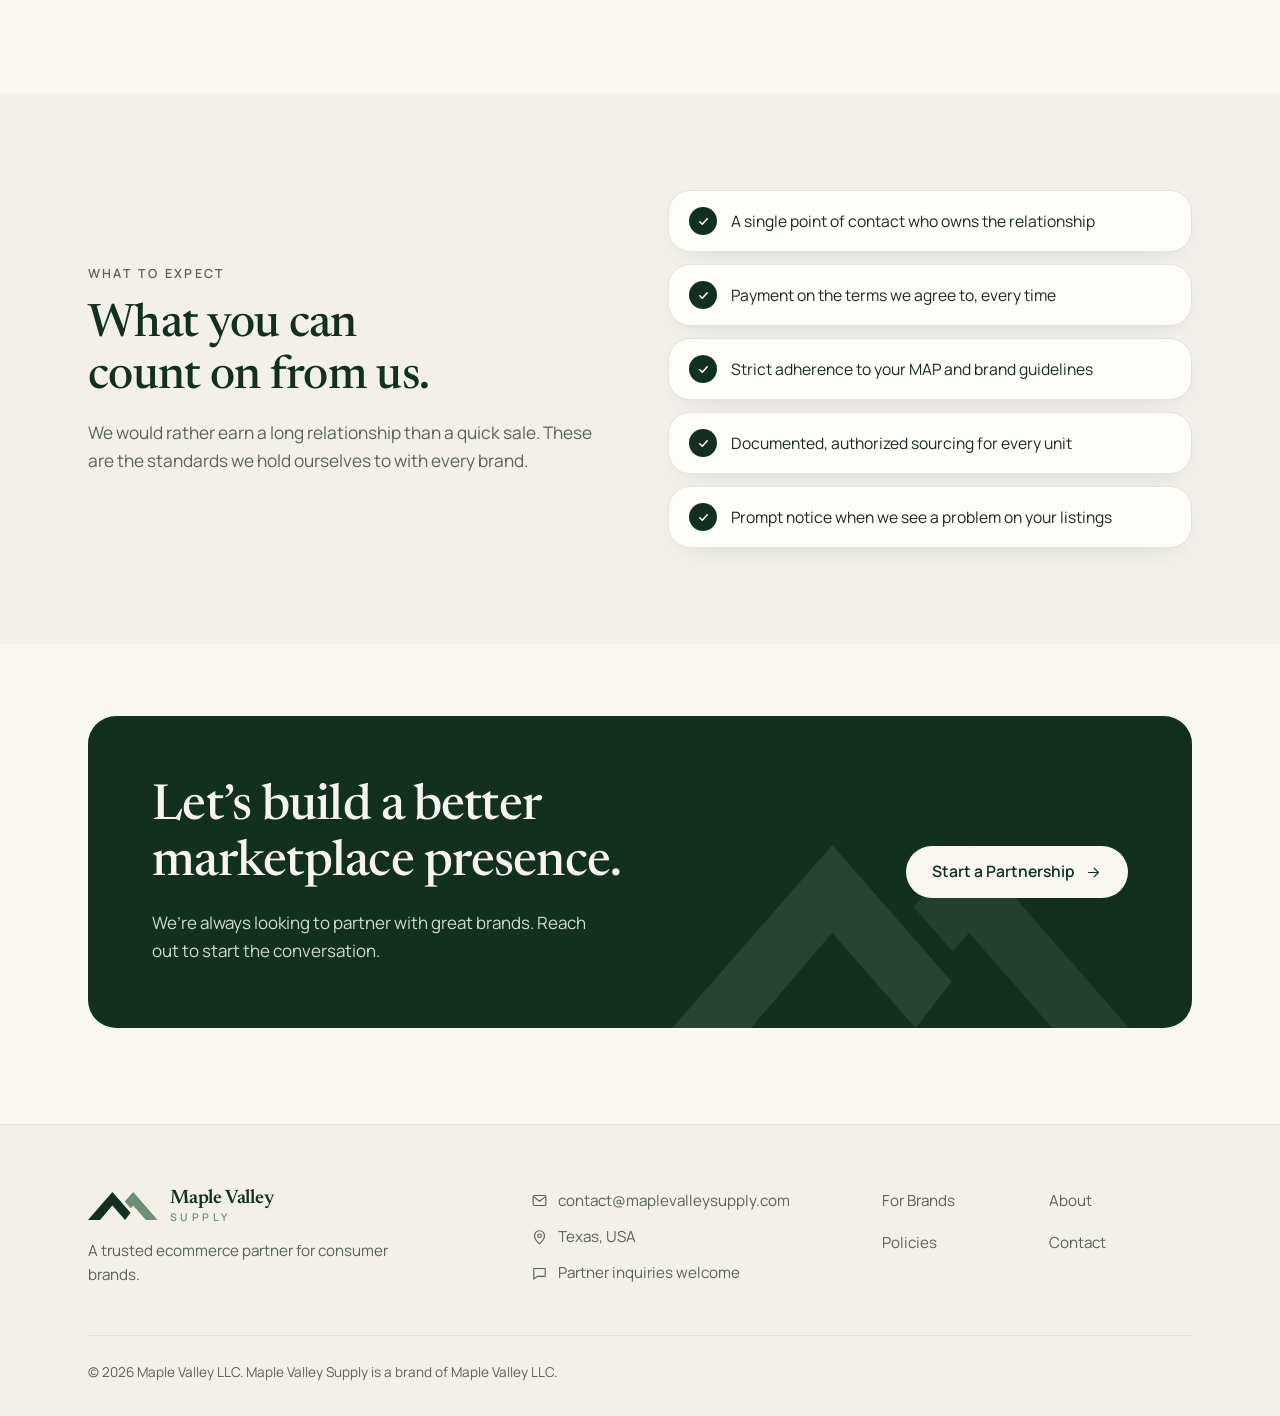
<file: for-brands.html>
<!doctype html>
<html lang="en">
<head>
<meta charset="utf-8">
<meta name="viewport" content="width=device-width, initial-scale=1, viewport-fit=cover">
<title>For Brands | Maple Valley Supply</title>
<meta name="description" content="How Maple Valley Supply partners with consumer brands: advertising, channel selection, MAP compliance, accurate listings, reliable inventory, authentic sourcing, and marketplace monitoring.">
<meta property="og:title" content="For Brands | Maple Valley Supply">
<meta property="og:description" content="How Maple Valley Supply partners with consumer brands: advertising, channel selection, MAP compliance, accurate listings, reliable inventory, authentic sourcing, and marketplace monitoring.">
<link rel="icon" href="favicon.svg" type="image/svg+xml">
<link rel="preconnect" href="https://fonts.googleapis.com">
<link rel="preconnect" href="https://fonts.gstatic.com" crossorigin>
<link rel="stylesheet" href="https://fonts.googleapis.com/css2?family=Manrope:wght@400;500;600;700&family=Newsreader:opsz,wght@6..72,400;6..72,500;6..72,600&display=swap">
<link rel="stylesheet" href="styles.css">
</head>
<body>
<header class="site-header"><div class="wrap"><a class="brand" href="index.html" aria-label="Maple Valley Supply home"><svg viewBox="0 0 118 47" aria-hidden="true"><polygon points="76.2,0 117.3,47 97.6,47 76.2,22.5 72,27.3 62,15.9" fill="#6e8e76"/><polygon points="0,47 41.1,0 71.7,35 62.5,47 41.1,22.5 20.2,47" fill="#12301f"/></svg><span class="brand-text"><span class="brand-name">Maple Valley</span><span class="brand-sub">SUPPLY</span></span></a>
<button class="menu-toggle" aria-label="Open menu" aria-expanded="false" aria-controls="site-nav"><svg viewBox="0 0 24 24" fill="none" stroke="currentColor" stroke-width="1.6" stroke-linecap="round" stroke-linejoin="round" aria-hidden="true"><path d="M4 7h16M4 12h16M4 17h16"/></svg></button>
<nav class="nav" id="site-nav" aria-label="Main"><a href="for-brands.html" aria-current="page">For Brands</a><a href="about.html">About</a><a href="policies.html">Policies</a><a href="contact.html">Contact</a><a class="btn" href="contact.html">Become a Partner <svg viewBox="0 0 24 24" fill="none" stroke="currentColor" stroke-width="1.6" stroke-linecap="round" stroke-linejoin="round" aria-hidden="true"><path d="M5 12h14M13 6l6 6-6 6"/></svg></a></nav>
</div></header>
<main>
<section class="page-hero"><svg class="ghost-mark" viewBox="0 0 118 47" preserveAspectRatio="xMaxYMax meet" aria-hidden="true"><polygon points="76.2,0 117.3,47 97.6,47 76.2,22.5 72,27.3 62,15.9" fill="#ebeae3"/><polygon points="0,47 41.1,0 71.7,35 62.5,47 41.1,22.5 20.2,47" fill="#ebeae3"/></svg><div class="wrap">
<div class="eyebrow">For brands</div><h1>How we work with brands.</h1><p class="lede">Maple Valley Supply buys directly from brands and their authorized distributors, then sells to customers across online marketplaces. Our job is to grow your sales online without creating problems for your brand.</p><div class="hero-actions"><a class="btn" href="contact.html">Become a Partner <svg viewBox="0 0 24 24" fill="none" stroke="currentColor" stroke-width="1.6" stroke-linecap="round" stroke-linejoin="round" aria-hidden="true"><path d="M5 12h14M13 6l6 6-6 6"/></svg></a></div>
</div></section>
<section class="section"><div class="wrap">
<div class="section-head"><div class="eyebrow">What we do</div><h2>Five commitments to every brand partner.</h2></div>
<div class="detail-list"><div class="detail"><div class="icon-circle"><svg viewBox="0 0 24 24" fill="none" stroke="currentColor" stroke-width="1.6" stroke-linecap="round" stroke-linejoin="round" aria-hidden="true"><path d="M3 12V4a1 1 0 0 1 1-1h8l9 9-9 9-9-9z"/><circle cx="7.5" cy="7.5" r="1.5"/></svg></div><h3>MAP Pricing Respect</h3><div class="body"><p>We follow your Minimum Advertised Price policy on every channel where we list your products. We do not race to the bottom on price, and we price to protect the value of your brand.</p><p>If your MAP changes, tell us once and we update every listing.</p></div></div><div class="detail"><div class="icon-circle"><svg viewBox="0 0 24 24" fill="none" stroke="currentColor" stroke-width="1.6" stroke-linecap="round" stroke-linejoin="round" aria-hidden="true"><path d="M14 3H6a1 1 0 0 0-1 1v16a1 1 0 0 0 1 1h12a1 1 0 0 0 1-1V8z"/><path d="M14 3v5h5M8.5 12.5h7M8.5 15.5h7M8.5 18.5h4"/></svg></div><h3>Accurate Listings</h3><div class="body"><p>Titles, images, bullet points, and descriptions should match what you approve. We work from your brand assets and correct listing errors when we find them, so shoppers see the same product story everywhere.</p></div></div><div class="detail"><div class="icon-circle"><svg viewBox="0 0 24 24" fill="none" stroke="currentColor" stroke-width="1.6" stroke-linecap="round" stroke-linejoin="round" aria-hidden="true"><path d="M12 3 4 7v10l8 4 8-4V7z"/><path d="m4 7 8 4 8-4M12 11v10M8 5l8 4"/></svg></div><h3>Reliable Inventory</h3><div class="body"><p>We plan purchases around real sell-through so your products stay in stock without flooding the market. Steady, predictable reorders give you a clearer picture of demand.</p></div></div><div class="detail"><div class="icon-circle"><svg viewBox="0 0 24 24" fill="none" stroke="currentColor" stroke-width="1.6" stroke-linecap="round" stroke-linejoin="round" aria-hidden="true"><path d="M12 3 5 6v5c0 4.5 3 8.3 7 10 4-1.7 7-5.5 7-10V6z"/><path d="m9 12 2 2 4-4"/></svg></div><h3>Authentic Products</h3><div class="body"><p>Every unit we sell comes directly from you or from a distributor you authorize. We keep invoices on file for every purchase, so the chain of custody is documented.</p></div></div><div class="detail"><div class="icon-circle"><svg viewBox="0 0 24 24" fill="none" stroke="currentColor" stroke-width="1.6" stroke-linecap="round" stroke-linejoin="round" aria-hidden="true"><path d="M4 20h16"/><rect x="5.5" y="12" width="3" height="6" rx=".5"/><rect x="10.5" y="8" width="3" height="10" rx=".5"/><rect x="15.5" y="4" width="3" height="14" rx=".5"/></svg></div><h3>Marketplace Monitoring</h3><div class="body"><p>We watch your listings for sellers offering your products below MAP, with poor condition, or through unclear sourcing. When we spot one, we report it to you with the details you need to act.</p></div></div></div>
</div></section>
<section class="section section-band"><div class="wrap">
<div class="section-head"><div class="eyebrow">How we help you grow</div><h2>A partner that adds to your brand.</h2><p>We don’t just list your products and wait. We work with you to figure out what we can contribute that helps your brand most.</p></div>
<div class="card-grid cols-2"><div class="card grow-card"><div class="icon-circle"><svg viewBox="0 0 24 24" fill="none" stroke="currentColor" stroke-width="1.6" stroke-linecap="round" stroke-linejoin="round" aria-hidden="true"><path d="M3 10v4a1 1 0 0 0 1 1h3l6 4V5L7 9H4a1 1 0 0 0-1 1z"/><path d="M17 8.5a5 5 0 0 1 0 7M7 15l1 5h3l-1-4.5"/></svg></div><div><h3>Marketplace advertising</h3><p>We plan and run sponsored ads and promotions for your products, within your pricing policy and brand guidelines, to drive visibility and sales.</p></div></div><div class="card grow-card"><div class="icon-circle"><svg viewBox="0 0 24 24" fill="none" stroke="currentColor" stroke-width="1.6" stroke-linecap="round" stroke-linejoin="round" aria-hidden="true"><path d="M4 9.5V20h16V9.5"/><path d="M3 9.5 5 4h14l2 5.5a2.5 2.5 0 0 1-4.5 1.5 2.5 2.5 0 0 1-4.5 0 2.5 2.5 0 0 1-4.5 0A2.5 2.5 0 0 1 3 9.5z"/><path d="M10 20v-5h4v5"/></svg></div><div><h3>Channel selection</h3><p>We look at where your products fit best and recommend which online marketplaces and stores to sell through, so you grow in the right places.</p></div></div><div class="card grow-card"><div class="icon-circle"><svg viewBox="0 0 24 24" fill="none" stroke="currentColor" stroke-width="1.6" stroke-linecap="round" stroke-linejoin="round" aria-hidden="true"><path d="M10 3.5 11.6 8a2 2 0 0 0 1.2 1.2L17.3 11l-4.5 1.6a2 2 0 0 0-1.2 1.2L10 18.5l-1.6-4.6a2 2 0 0 0-1.2-1.2L2.7 11l4.5-1.7A2 2 0 0 0 8.4 8z"/><path d="M18 3v4M16 5h4M19 16v3M17.5 17.5h3"/></svg></div><div><h3>Listing and content improvements</h3><p>We find gaps in titles, images, and product details and suggest improvements that help shoppers understand and choose your products.</p></div></div><div class="card grow-card"><div class="icon-circle"><svg viewBox="0 0 24 24" fill="none" stroke="currentColor" stroke-width="1.6" stroke-linecap="round" stroke-linejoin="round" aria-hidden="true"><circle cx="12" cy="12" r="9"/><circle cx="12" cy="12" r="5"/><circle cx="12" cy="12" r="1.2"/></svg></div><div><h3>Shared priorities</h3><p>We agree on goals with you up front and adjust as we learn what works, so our effort goes where it matters most for your brand.</p></div></div></div>
</div></section>
<section class="section"><div class="wrap">
<div class="section-head"><div class="eyebrow">The partnership</div><h2>From first call to steady reorders.</h2><p>Most partnerships follow the same path. We keep it simple and move at a pace that works for your team.</p></div>
<ol class="steps"><li><h3>Intro conversation</h3><p>We learn about your brand, your goals, your current channels, and how you want your products represented online.</p></li><li><h3>Account setup</h3><p>We complete your wholesale application and provide our business and resale documentation.</p></li><li><h3>Opening order</h3><p>We place a starting order sized to test demand and build listings that meet your standards.</p></li><li><h3>Growth plan</h3><p>Together we decide where we contribute: advertising, which channels to sell through, and how to present your products.</p></li><li><h3>Listing and selling</h3><p>We manage listings, pricing within your policy, inventory, advertising, and customer experience.</p></li><li><h3>Regular check-ins</h3><p>We share sell-through, reorder plans, and anything we see on your listings.</p></li></ol>
</div></section>
<section class="section section-band"><div class="wrap split">
<div class="section-head" style="margin-bottom:0"><div class="eyebrow">What to expect</div><h2>What you can count on from us.</h2><p>We would rather earn a long relationship than a quick sale. These are the standards we hold ourselves to with every brand.</p></div>
<ul class="check-list"><li class="card"><span class="check-dot"><svg viewBox="0 0 24 24" fill="none" stroke="currentColor" stroke-width="2.4" stroke-linecap="round" stroke-linejoin="round" aria-hidden="true"><path d="m6 12.5 4 4 8-9"/></svg></span><span>A single point of contact who owns the relationship</span></li><li class="card"><span class="check-dot"><svg viewBox="0 0 24 24" fill="none" stroke="currentColor" stroke-width="2.4" stroke-linecap="round" stroke-linejoin="round" aria-hidden="true"><path d="m6 12.5 4 4 8-9"/></svg></span><span>Payment on the terms we agree to, every time</span></li><li class="card"><span class="check-dot"><svg viewBox="0 0 24 24" fill="none" stroke="currentColor" stroke-width="2.4" stroke-linecap="round" stroke-linejoin="round" aria-hidden="true"><path d="m6 12.5 4 4 8-9"/></svg></span><span>Strict adherence to your MAP and brand guidelines</span></li><li class="card"><span class="check-dot"><svg viewBox="0 0 24 24" fill="none" stroke="currentColor" stroke-width="2.4" stroke-linecap="round" stroke-linejoin="round" aria-hidden="true"><path d="m6 12.5 4 4 8-9"/></svg></span><span>Documented, authorized sourcing for every unit</span></li><li class="card"><span class="check-dot"><svg viewBox="0 0 24 24" fill="none" stroke="currentColor" stroke-width="2.4" stroke-linecap="round" stroke-linejoin="round" aria-hidden="true"><path d="m6 12.5 4 4 8-9"/></svg></span><span>Prompt notice when we see a problem on your listings</span></li></ul>
</div></section>
<section class="cta-section"><div class="wrap"><div class="cta"><svg class="ghost-cta" viewBox="0 0 118 47" aria-hidden="true"><polygon points="76.2,0 117.3,47 97.6,47 76.2,22.5 72,27.3 62,15.9" fill="#ffffff" fill-opacity=".07"/><polygon points="0,47 41.1,0 71.7,35 62.5,47 41.1,22.5 20.2,47" fill="#ffffff" fill-opacity=".09"/></svg>
<div><h2>Let’s build a better<br>marketplace presence.</h2><p>We’re always looking to partner with great brands. Reach out to start the conversation.</p></div>
<a class="btn btn-light" href="contact.html">Start a Partnership <svg viewBox="0 0 24 24" fill="none" stroke="currentColor" stroke-width="1.6" stroke-linecap="round" stroke-linejoin="round" aria-hidden="true"><path d="M5 12h14M13 6l6 6-6 6"/></svg></a></div></div></section>
</main>
<footer class="site-footer"><div class="wrap">
<div class="footer-top">
<div class="footer-brand"><a class="brand" href="index.html" aria-label="Maple Valley Supply home"><svg viewBox="0 0 118 47" aria-hidden="true"><polygon points="76.2,0 117.3,47 97.6,47 76.2,22.5 72,27.3 62,15.9" fill="#6e8e76"/><polygon points="0,47 41.1,0 71.7,35 62.5,47 41.1,22.5 20.2,47" fill="#12301f"/></svg><span class="brand-text"><span class="brand-name">Maple Valley</span><span class="brand-sub">SUPPLY</span></span></a><p>A trusted ecommerce partner for consumer brands.</p></div>
<ul class="footer-contact"><li><svg viewBox="0 0 24 24" fill="none" stroke="currentColor" stroke-width="1.6" stroke-linecap="round" stroke-linejoin="round" aria-hidden="true"><rect x="3" y="5" width="18" height="14" rx="2"/><path d="m3.5 6.5 8.5 6.5 8.5-6.5"/></svg><a href="mailto:contact@maplevalleysupply.com">contact@maplevalleysupply.com</a></li><li><svg viewBox="0 0 24 24" fill="none" stroke="currentColor" stroke-width="1.6" stroke-linecap="round" stroke-linejoin="round" aria-hidden="true"><path d="M12 21s-7-6.2-7-11.5a7 7 0 0 1 14 0C19 14.8 12 21 12 21z"/><circle cx="12" cy="9.5" r="2.5"/></svg>Texas, USA</li><li><svg viewBox="0 0 24 24" fill="none" stroke="currentColor" stroke-width="1.6" stroke-linecap="round" stroke-linejoin="round" aria-hidden="true"><path d="M4 5h16v11H9l-5 4z"/></svg>Partner inquiries welcome</li></ul>
<nav class="footer-links" aria-label="Footer"><a href="for-brands.html">For Brands</a><a href="about.html">About</a><a href="policies.html">Policies</a><a href="contact.html">Contact</a></nav>
</div>
<div class="footer-bottom">&copy; 2026 Maple Valley LLC. Maple Valley Supply is a brand of Maple Valley LLC.</div>
</div></footer>
<script src="main.js"></script>
</body>
</html>
</file>
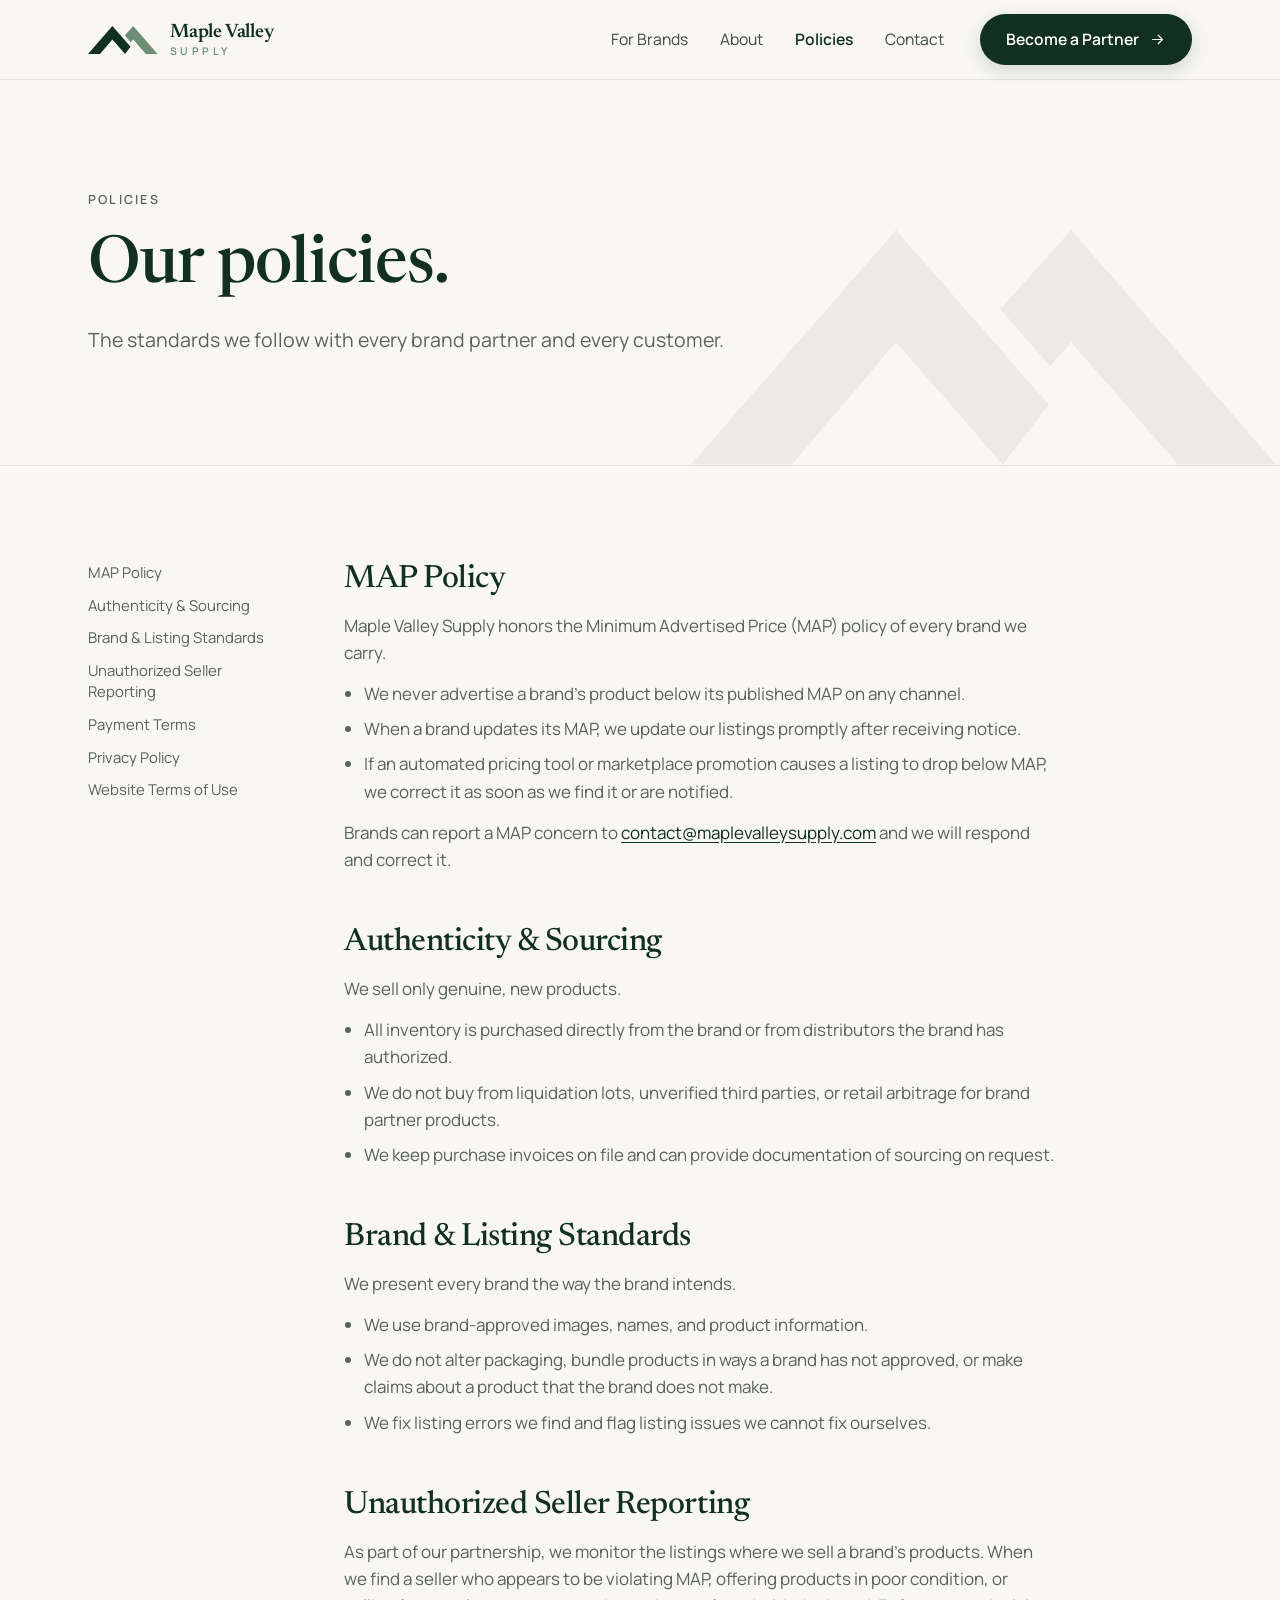
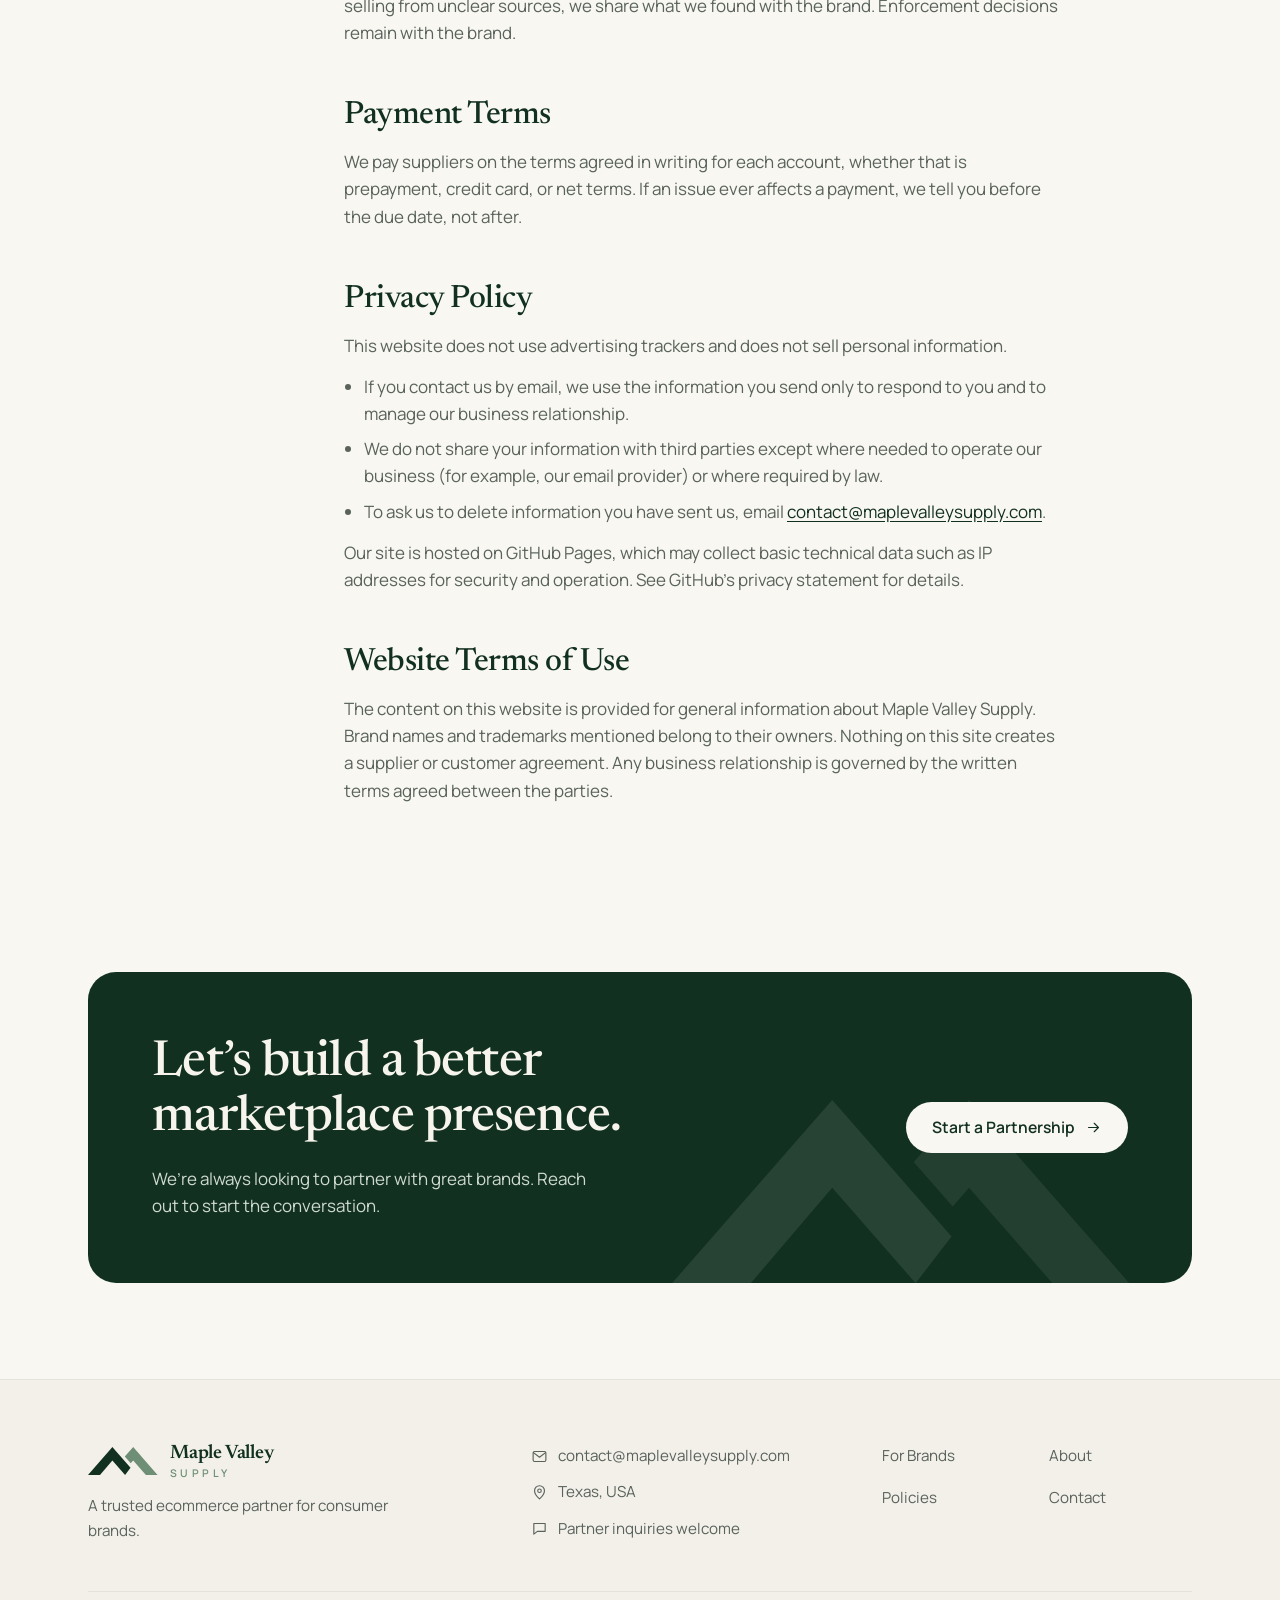
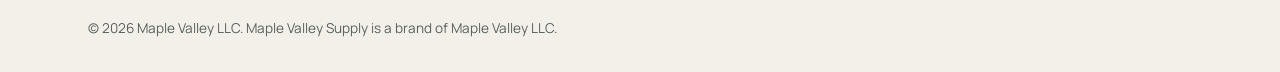
<file: policies.html>
<!doctype html>
<html lang="en">
<head>
<meta charset="utf-8">
<meta name="viewport" content="width=device-width, initial-scale=1, viewport-fit=cover">
<title>Policies | Maple Valley Supply</title>
<meta name="description" content="Maple Valley Supply policies on MAP pricing, authentic sourcing, brand standards, unauthorized seller reporting, payment terms, and privacy.">
<meta property="og:title" content="Policies | Maple Valley Supply">
<meta property="og:description" content="Maple Valley Supply policies on MAP pricing, authentic sourcing, brand standards, unauthorized seller reporting, payment terms, and privacy.">
<link rel="icon" href="favicon.svg" type="image/svg+xml">
<link rel="preconnect" href="https://fonts.googleapis.com">
<link rel="preconnect" href="https://fonts.gstatic.com" crossorigin>
<link rel="stylesheet" href="https://fonts.googleapis.com/css2?family=Manrope:wght@400;500;600;700&family=Newsreader:opsz,wght@6..72,400;6..72,500;6..72,600&display=swap">
<link rel="stylesheet" href="styles.css">
</head>
<body>
<header class="site-header"><div class="wrap"><a class="brand" href="index.html" aria-label="Maple Valley Supply home"><svg viewBox="0 0 118 47" aria-hidden="true"><polygon points="76.2,0 117.3,47 97.6,47 76.2,22.5 72,27.3 62,15.9" fill="#6e8e76"/><polygon points="0,47 41.1,0 71.7,35 62.5,47 41.1,22.5 20.2,47" fill="#12301f"/></svg><span class="brand-text"><span class="brand-name">Maple Valley</span><span class="brand-sub">SUPPLY</span></span></a>
<button class="menu-toggle" aria-label="Open menu" aria-expanded="false" aria-controls="site-nav"><svg viewBox="0 0 24 24" fill="none" stroke="currentColor" stroke-width="1.6" stroke-linecap="round" stroke-linejoin="round" aria-hidden="true"><path d="M4 7h16M4 12h16M4 17h16"/></svg></button>
<nav class="nav" id="site-nav" aria-label="Main"><a href="for-brands.html">For Brands</a><a href="about.html">About</a><a href="policies.html" aria-current="page">Policies</a><a href="contact.html">Contact</a><a class="btn" href="contact.html">Become a Partner <svg viewBox="0 0 24 24" fill="none" stroke="currentColor" stroke-width="1.6" stroke-linecap="round" stroke-linejoin="round" aria-hidden="true"><path d="M5 12h14M13 6l6 6-6 6"/></svg></a></nav>
</div></header>
<main>
<section class="page-hero"><svg class="ghost-mark" viewBox="0 0 118 47" preserveAspectRatio="xMaxYMax meet" aria-hidden="true"><polygon points="76.2,0 117.3,47 97.6,47 76.2,22.5 72,27.3 62,15.9" fill="#ebeae3"/><polygon points="0,47 41.1,0 71.7,35 62.5,47 41.1,22.5 20.2,47" fill="#ebeae3"/></svg><div class="wrap">
<div class="eyebrow">Policies</div><h1>Our policies.</h1><p class="lede">The standards we follow with every brand partner and every customer.</p>
</div></section>
<section class="section"><div class="wrap policy-layout">
<nav class="policy-toc" aria-label="Policies"><a href="#map">MAP Policy</a><a href="#sourcing">Authenticity &amp; Sourcing</a><a href="#brand-standards">Brand &amp; Listing Standards</a><a href="#unauthorized">Unauthorized Seller Reporting</a><a href="#payment">Payment Terms</a><a href="#privacy">Privacy Policy</a><a href="#terms">Website Terms of Use</a></nav>
<div class="policy-body"><section class="policy" id="map"><h2>MAP Policy</h2><p>Maple Valley Supply honors the Minimum Advertised Price (MAP) policy of every brand we carry.</p>
<ul><li>We never advertise a brand’s product below its published MAP on any channel.</li><li>When a brand updates its MAP, we update our listings promptly after receiving notice.</li><li>If an automated pricing tool or marketplace promotion causes a listing to drop below MAP, we correct it as soon as we find it or are notified.</li></ul>
<p>Brands can report a MAP concern to <a href="mailto:contact@maplevalleysupply.com">contact@maplevalleysupply.com</a> and we will respond and correct it.</p></section><section class="policy" id="sourcing"><h2>Authenticity &amp; Sourcing</h2><p>We sell only genuine, new products.</p>
<ul><li>All inventory is purchased directly from the brand or from distributors the brand has authorized.</li><li>We do not buy from liquidation lots, unverified third parties, or retail arbitrage for brand partner products.</li><li>We keep purchase invoices on file and can provide documentation of sourcing on request.</li></ul></section><section class="policy" id="brand-standards"><h2>Brand &amp; Listing Standards</h2><p>We present every brand the way the brand intends.</p>
<ul><li>We use brand-approved images, names, and product information.</li><li>We do not alter packaging, bundle products in ways a brand has not approved, or make claims about a product that the brand does not make.</li><li>We fix listing errors we find and flag listing issues we cannot fix ourselves.</li></ul></section><section class="policy" id="unauthorized"><h2>Unauthorized Seller Reporting</h2><p>As part of our partnership, we monitor the listings where we sell a brand’s products. When we find a seller who appears to be violating MAP, offering products in poor condition, or selling from unclear sources, we share what we found with the brand. Enforcement decisions remain with the brand.</p></section><section class="policy" id="payment"><h2>Payment Terms</h2><p>We pay suppliers on the terms agreed in writing for each account, whether that is prepayment, credit card, or net terms. If an issue ever affects a payment, we tell you before the due date, not after.</p></section><section class="policy" id="privacy"><h2>Privacy Policy</h2><p>This website does not use advertising trackers and does not sell personal information.</p>
<ul><li>If you contact us by email, we use the information you send only to respond to you and to manage our business relationship.</li><li>We do not share your information with third parties except where needed to operate our business (for example, our email provider) or where required by law.</li><li>To ask us to delete information you have sent us, email <a href="mailto:contact@maplevalleysupply.com">contact@maplevalleysupply.com</a>.</li></ul>
<p>Our site is hosted on GitHub Pages, which may collect basic technical data such as IP addresses for security and operation. See GitHub’s privacy statement for details.</p></section><section class="policy" id="terms"><h2>Website Terms of Use</h2><p>The content on this website is provided for general information about Maple Valley Supply. Brand names and trademarks mentioned belong to their owners. Nothing on this site creates a supplier or customer agreement. Any business relationship is governed by the written terms agreed between the parties.</p></section></div>
</div></section>
<section class="cta-section"><div class="wrap"><div class="cta"><svg class="ghost-cta" viewBox="0 0 118 47" aria-hidden="true"><polygon points="76.2,0 117.3,47 97.6,47 76.2,22.5 72,27.3 62,15.9" fill="#ffffff" fill-opacity=".07"/><polygon points="0,47 41.1,0 71.7,35 62.5,47 41.1,22.5 20.2,47" fill="#ffffff" fill-opacity=".09"/></svg>
<div><h2>Let’s build a better<br>marketplace presence.</h2><p>We’re always looking to partner with great brands. Reach out to start the conversation.</p></div>
<a class="btn btn-light" href="contact.html">Start a Partnership <svg viewBox="0 0 24 24" fill="none" stroke="currentColor" stroke-width="1.6" stroke-linecap="round" stroke-linejoin="round" aria-hidden="true"><path d="M5 12h14M13 6l6 6-6 6"/></svg></a></div></div></section>
</main>
<footer class="site-footer"><div class="wrap">
<div class="footer-top">
<div class="footer-brand"><a class="brand" href="index.html" aria-label="Maple Valley Supply home"><svg viewBox="0 0 118 47" aria-hidden="true"><polygon points="76.2,0 117.3,47 97.6,47 76.2,22.5 72,27.3 62,15.9" fill="#6e8e76"/><polygon points="0,47 41.1,0 71.7,35 62.5,47 41.1,22.5 20.2,47" fill="#12301f"/></svg><span class="brand-text"><span class="brand-name">Maple Valley</span><span class="brand-sub">SUPPLY</span></span></a><p>A trusted ecommerce partner for consumer brands.</p></div>
<ul class="footer-contact"><li><svg viewBox="0 0 24 24" fill="none" stroke="currentColor" stroke-width="1.6" stroke-linecap="round" stroke-linejoin="round" aria-hidden="true"><rect x="3" y="5" width="18" height="14" rx="2"/><path d="m3.5 6.5 8.5 6.5 8.5-6.5"/></svg><a href="mailto:contact@maplevalleysupply.com">contact@maplevalleysupply.com</a></li><li><svg viewBox="0 0 24 24" fill="none" stroke="currentColor" stroke-width="1.6" stroke-linecap="round" stroke-linejoin="round" aria-hidden="true"><path d="M12 21s-7-6.2-7-11.5a7 7 0 0 1 14 0C19 14.8 12 21 12 21z"/><circle cx="12" cy="9.5" r="2.5"/></svg>Texas, USA</li><li><svg viewBox="0 0 24 24" fill="none" stroke="currentColor" stroke-width="1.6" stroke-linecap="round" stroke-linejoin="round" aria-hidden="true"><path d="M4 5h16v11H9l-5 4z"/></svg>Partner inquiries welcome</li></ul>
<nav class="footer-links" aria-label="Footer"><a href="for-brands.html">For Brands</a><a href="about.html">About</a><a href="policies.html">Policies</a><a href="contact.html">Contact</a></nav>
</div>
<div class="footer-bottom">&copy; 2026 Maple Valley LLC. Maple Valley Supply is a brand of Maple Valley LLC.</div>
</div></footer>
<script src="main.js"></script>
</body>
</html>
</file>
<file: styles.css>
/* Maple Valley Supply
   Layout: 1104px column on warm paper, serif display headings, rounded cards, dark rounded CTA. */
:root {
  --paper: #f8f7f2;
  --band: #f2f0e9;
  --card: #fdfdf9;
  --line: #e4e2da;
  --forest: #12301f;
  --forest-2: #1d3a2b;
  --sage: #6e8e76;
  --mint: #dbe7db;
  --ghost: #ebeae3;
  --ink: #1b2a21;
  --muted: #59625b;
  --font-serif: "Newsreader", "Georgia", "Times New Roman", serif;
  --font-sans: "Manrope", "Segoe UI", system-ui, -apple-system, sans-serif;
  --max: 1104px;
  --radius: 22px;
  color-scheme: light;
}

* { box-sizing: border-box; }
html { scroll-behavior: smooth; }
@media (prefers-reduced-motion: reduce) { html { scroll-behavior: auto; } }
body { margin: 0; background: var(--paper); color: var(--ink); font-family: var(--font-sans); font-size: 17px; line-height: 1.6; -webkit-font-smoothing: antialiased; }
img { max-width: 100%; display: block; }
a { color: inherit; }
p { margin: 0; }
h1, h2, h3 { margin: 0; font-family: var(--font-serif); font-weight: 500; color: var(--forest); text-wrap: balance; letter-spacing: -0.015em; }
h1 { font-size: clamp(2.6rem, 5.2vw, 4.1rem); line-height: 1.06; }
h2 { font-size: clamp(2rem, 3.6vw, 2.9rem); line-height: 1.12; }
h3 { font-size: 1.32rem; line-height: 1.3; letter-spacing: -0.005em; }

.wrap { max-width: calc(var(--max) + 48px); margin: 0 auto; padding-left: max(24px, env(safe-area-inset-left, 0px)); padding-right: max(24px, env(safe-area-inset-right, 0px)); }

.eyebrow { font-size: 0.78rem; font-weight: 600; letter-spacing: 0.18em; text-transform: uppercase; color: var(--muted); }
.lede { font-size: 1.22rem; line-height: 1.6; color: var(--muted); max-width: 34em; }

/* Header */
body::before { content: ""; position: fixed; inset: 0 0 auto; height: env(safe-area-inset-top, 0px); z-index: 30; background: var(--paper); }
.site-header { position: sticky; top: env(safe-area-inset-top, 0px); z-index: 20; background: rgba(248, 247, 242, 0.94); backdrop-filter: blur(8px); border-bottom: 1px solid var(--line); }
.site-header .wrap { display: flex; align-items: center; gap: 28px; padding-block: 14px; position: relative; }
.brand { display: inline-flex; align-items: center; gap: 12px; text-decoration: none; }
.brand svg { width: 70px; height: 28px; flex-shrink: 0; }
.brand-text { display: flex; flex-direction: column; line-height: 1; }
.brand-name { font-family: var(--font-serif); font-weight: 600; font-size: 1.22rem; color: var(--forest); letter-spacing: -0.01em; }
.brand-sub { font-size: 0.66rem; letter-spacing: 0.32em; font-weight: 600; color: var(--sage); margin-top: 4px; }
.nav { display: flex; align-items: center; gap: 32px; margin-left: auto; }
.nav a { text-decoration: none; font-size: 0.98rem; color: var(--ink); opacity: 0.85; }
.nav a:hover { opacity: 1; color: var(--forest); }
.nav a[aria-current="page"] { opacity: 1; font-weight: 600; color: var(--forest); }
.nav .btn { opacity: 1; color: #fff; margin-left: 4px; }
.menu-toggle { display: none; margin-left: auto; background: none; border: 0; padding: 8px; cursor: pointer; color: var(--forest); }
.menu-toggle svg { width: 26px; height: 26px; display: block; }

/* Buttons */
.btn { display: inline-flex; align-items: center; gap: 10px; background: var(--forest); color: #fff; border: 0; border-radius: 999px; padding: 13px 26px; font-family: var(--font-sans); font-weight: 600; font-size: 0.98rem; text-decoration: none; cursor: pointer; box-shadow: 0 6px 18px rgba(18, 48, 31, 0.16); transition: background .15s ease, transform .15s ease; }
.btn:hover { background: var(--forest-2); transform: translateY(-1px); }
.btn svg { width: 17px; height: 17px; }
.btn-light { background: var(--paper); color: var(--forest); box-shadow: none; }
.btn-light:hover { background: #fff; }
.text-link { display: inline-flex; align-items: center; gap: 8px; font-weight: 600; color: var(--forest); text-decoration: none; border-bottom: 1px solid currentColor; padding-bottom: 2px; }
.text-link svg { width: 17px; height: 17px; }
a:focus-visible, button:focus-visible { outline: 3px solid var(--sage); outline-offset: 3px; }

/* Page hero with ghost mountains */
.page-hero { position: relative; overflow: hidden; border-bottom: 1px solid var(--line); }
.page-hero .wrap { position: relative; z-index: 1; padding-block: 110px 110px; display: grid; gap: 22px; }
.page-hero h1 { max-width: 15em; }
.ghost-mark { position: absolute; right: 0; bottom: 0; width: min(46vw, 680px); height: auto; z-index: 0; pointer-events: none; }
.updated { font-size: 0.92rem; color: var(--muted); margin-top: 6px; }

/* Home hero */
.home-hero { border-bottom: 1px solid var(--line); }
.home-hero .wrap { display: grid; grid-template-columns: 1.1fr 0.9fr; gap: 64px; align-items: center; padding-block: 96px; }
.home-hero .copy { display: grid; gap: 24px; min-width: 0; }
.hero-actions { display: flex; flex-wrap: wrap; align-items: center; gap: 28px; margin-top: 6px; }
.photo { border-radius: var(--radius); overflow: hidden; box-shadow: 0 24px 50px -20px rgba(18, 48, 31, 0.35); }
.photo img { width: 100%; height: 100%; object-fit: cover; }
.home-hero .photo { aspect-ratio: 4 / 5; max-width: 100%; }

/* Sections */
.section { padding-block: 96px; }
.section-band { background: var(--band); }
.section-head { display: grid; gap: 16px; margin-bottom: 48px; max-width: 40em; }
.section-head p { color: var(--muted); font-size: 1.08rem; }

.icon-circle { width: 48px; height: 48px; border-radius: 50%; background: var(--mint); color: var(--forest); display: grid; place-items: center; flex-shrink: 0; }
.icon-circle svg { width: 22px; height: 22px; }

/* Cards */
.card { background: var(--card); border: 1px solid var(--line); border-radius: var(--radius); box-shadow: 0 10px 30px -18px rgba(18, 48, 31, 0.22); }
.card-grid { display: grid; gap: 18px; }
.cols-3 { grid-template-columns: repeat(3, 1fr); }
.cols-2 { grid-template-columns: repeat(2, 1fr); }
.cols-5 { grid-template-columns: repeat(5, 1fr); }
.value-card { padding: 30px 28px; display: grid; gap: 14px; align-content: start; }
.value-card .icon-circle { margin-bottom: 10px; }
.value-card p { color: var(--muted); font-size: 0.98rem; }
.pillar-card { padding: 26px 22px; display: grid; gap: 12px; align-content: start; }
.pillar-card h3 { font-size: 1.18rem; }
.pillar-card p { color: var(--muted); font-size: 0.95rem; line-height: 1.55; }
.grow-card { padding: 26px 26px; display: flex; gap: 18px; align-items: flex-start; }
.grow-card > div { min-width: 0; display: grid; gap: 6px; }
.grow-card h3 { font-size: 1.15rem; }
.grow-card p { color: var(--muted); font-size: 0.97rem; }

/* Detail rows */
.detail-list { border-top: 1px solid var(--line); }
.detail { display: grid; grid-template-columns: 48px minmax(0, 1fr) minmax(0, 1.25fr); gap: 22px 24px; align-items: start; padding-block: 34px; border-bottom: 1px solid var(--line); }
.detail h3 { padding-top: 8px; font-size: 1.35rem; }
.detail .body { color: var(--muted); padding-top: 8px; display: grid; gap: 12px; font-size: 0.98rem; }

/* Steps */
.steps { list-style: none; margin: 0; padding: 0; display: grid; grid-template-columns: repeat(3, 1fr); gap: 48px 40px; counter-reset: step; }
.steps li { counter-increment: step; display: grid; gap: 8px; align-content: start; }
.steps li::before { content: counter(step, decimal-leading-zero); font-family: var(--font-serif); font-size: 2.6rem; line-height: 1; color: #a9b2aa; margin-bottom: 8px; }
.steps h3 { font-size: 1.15rem; }
.steps p { color: var(--muted); font-size: 0.97rem; }

/* Split */
.split { display: grid; grid-template-columns: 1fr 1fr; gap: 56px; align-items: center; }
.split > * { min-width: 0; }
.check-list { list-style: none; margin: 0; padding: 0; display: grid; gap: 12px; }
.check-list li { display: flex; align-items: center; gap: 14px; padding: 16px 20px; font-size: 0.98rem; }
.check-dot { width: 28px; height: 28px; border-radius: 50%; background: var(--forest); color: #fff; display: grid; place-items: center; flex-shrink: 0; }
.check-dot svg { width: 15px; height: 15px; }

/* About story */
.story { display: grid; grid-template-columns: 0.85fr 1.15fr; gap: 56px; align-items: start; }
.story > * { min-width: 0; }
.story .photo { aspect-ratio: 4 / 5; }
.story-text { display: grid; gap: 20px; color: var(--muted); }
.story-text h2 { font-size: clamp(1.9rem, 3vw, 2.4rem); margin-bottom: 4px; }
.pull { font-family: var(--font-serif); font-size: 1.5rem; line-height: 1.4; color: var(--forest); border-left: 2px solid var(--forest); padding-left: 22px; margin: 6px 0; }

/* CTA */
.cta-section { padding-block: 72px 96px; }
.cta { position: relative; overflow: hidden; background: var(--forest); color: #fff; border-radius: 28px; padding: 64px 64px; display: flex; flex-wrap: wrap; align-items: center; justify-content: space-between; gap: 28px; }
.cta > * { position: relative; z-index: 1; }
.cta h2 { color: #f6f4ec; font-size: clamp(2rem, 4vw, 3.1rem); }
.cta p { color: #cfdad1; margin-top: 18px; max-width: 26em; }
.cta .ghost-cta { position: absolute; right: 60px; bottom: 0; width: 460px; height: auto; z-index: 0; opacity: 1; }

/* Contact */
.contact-layout { display: grid; grid-template-columns: 1.3fr 1fr; gap: 26px; align-items: stretch; }
.contact-layout > * { min-width: 0; }
.email-card { background: var(--forest); color: #fff; border-radius: 28px; padding: 56px 56px; display: grid; gap: 18px; align-content: start; }
.email-card .mail-icon { width: 32px; height: 32px; color: #cfdad1; margin-bottom: 18px; }
.email-card h2 { color: #f6f4ec; font-size: clamp(2rem, 3.4vw, 2.6rem); }
.email-card p { color: #cfdad1; }
.email-card .address { font-family: var(--font-serif); font-size: clamp(1.2rem, 2.1vw, 1.85rem); color: #f6f4ec; text-decoration: none; border-bottom: 2px solid var(--sage); justify-self: start; overflow-wrap: anywhere; margin-block: 16px 14px; line-height: 1.3; }
.email-card .btn { justify-self: start; }
.info-card { padding: 10px 32px; display: grid; }
.info-item { display: flex; gap: 20px; align-items: flex-start; padding-block: 30px; border-bottom: 1px solid var(--line); }
.info-item:last-child { border-bottom: 0; }
.info-item h3 { font-size: 1.3rem; margin-bottom: 4px; }
.info-item p { color: var(--muted); }

/* Policies */
.policy-layout { display: grid; grid-template-columns: 200px 1fr; gap: 56px; align-items: start; }
.policy-toc { position: sticky; top: 100px; display: grid; gap: 12px; }
.policy-toc a { text-decoration: none; color: var(--muted); font-size: 0.93rem; line-height: 1.4; }
.policy-toc a:hover { color: var(--forest); }
.policy-body { display: grid; gap: 52px; min-width: 0; max-width: 42em; }
.policy { display: grid; gap: 14px; scroll-margin-top: 100px; }
.policy h2 { font-size: clamp(1.6rem, 2.6vw, 2rem); }
.policy p, .policy li { color: var(--muted); }
.policy ul { margin: 0; padding-left: 20px; display: grid; gap: 8px; }
.policy a { color: var(--forest); text-underline-offset: 3px; }

/* Footer */
.site-footer { background: var(--band); border-top: 1px solid var(--line); }
.footer-top { display: grid; grid-template-columns: 1.3fr 1fr 1fr; gap: 40px; padding-block: 64px 48px; }
.footer-top > * { min-width: 0; }
.footer-brand { display: grid; gap: 16px; align-content: start; }
.footer-brand p { color: var(--muted); font-size: 0.95rem; max-width: 22em; }
.footer-contact { list-style: none; margin: 0; padding: 0; display: grid; gap: 12px; align-content: start; }
.footer-contact li { display: flex; align-items: center; gap: 10px; color: var(--muted); font-size: 0.95rem; overflow-wrap: anywhere; }
.footer-contact svg { width: 17px; height: 17px; flex-shrink: 0; }
.footer-contact a { text-decoration: none; }
.footer-contact a:hover { color: var(--forest); text-decoration: underline; }
.footer-links { display: grid; grid-template-columns: 1fr 1fr; gap: 18px 24px; align-content: start; }
.footer-links a { text-decoration: none; color: var(--muted); font-size: 0.95rem; }
.footer-links a:hover { color: var(--forest); }
.footer-bottom { border-top: 1px solid var(--line); padding-block: 26px 32px; font-size: 0.85rem; color: var(--muted); }

.notfound .wrap { padding-block: 140px; }

/* Responsive */
@media (max-width: 1000px) {
  .cols-5 { grid-template-columns: repeat(3, 1fr); }
  .detail { grid-template-columns: 48px minmax(0, 1fr); }
  .detail .body { grid-column: 2; padding-top: 0; }
  .steps { grid-template-columns: repeat(2, 1fr); }
  .policy-layout { grid-template-columns: 1fr; gap: 32px; }
  .policy-toc { position: static; display: flex; flex-wrap: wrap; gap: 10px 20px; }
}
@media (max-width: 860px) {
  body { font-size: 16px; }
  .menu-toggle { display: block; }
  .nav { display: none; position: absolute; top: 100%; left: 0; right: 0; flex-direction: column; align-items: stretch; gap: 0; background: var(--paper); border-bottom: 1px solid var(--line); padding: 6px max(24px, env(safe-area-inset-right, 0px)) 20px max(24px, env(safe-area-inset-left, 0px)); }
  .nav.open { display: flex; }
  .nav a { padding-block: 14px; border-bottom: 1px solid var(--line); }
  .nav .btn { margin: 16px 0 0; justify-content: center; border-bottom: 0; }
  .home-hero .wrap, .story, .split, .contact-layout { grid-template-columns: 1fr; gap: 40px; }
  .home-hero .wrap { padding-block: 56px; }
  .home-hero .photo { aspect-ratio: 4 / 3; }
  .story .photo { aspect-ratio: 4 / 3; }
  .cols-3, .cols-2 { grid-template-columns: 1fr; }
  .page-hero .wrap { padding-block: 72px; }
  .ghost-mark { width: 70vw; opacity: 0.8; }
  .section { padding-block: 64px; }
  .cta { padding: 44px 28px; }
  .cta .ghost-cta { right: -40px; width: 340px; }
  .email-card { padding: 40px 28px; }
  .info-card { padding: 4px 24px; }
  .footer-top { grid-template-columns: 1fr; gap: 32px; padding-block: 48px 36px; }
}
@media (max-width: 600px) {
  .cols-5 { grid-template-columns: 1fr; }
  .steps { grid-template-columns: 1fr; gap: 32px; }
  .pillar-card { grid-template-columns: 48px 1fr; column-gap: 16px; row-gap: 4px; }
  .pillar-card .icon-circle { grid-row: span 2; }
  .grow-card { padding: 22px; }
  .brand-name { font-size: 1.1rem; }
}

/* Home hero illustration (has its own card built in) */
.hero-art { aspect-ratio: 2 / 3; max-width: 100%; justify-self: center; width: 100%; max-width: 460px; }
.hero-art img { width: 100%; height: 100%; object-fit: contain; }
@media (max-width: 860px) { .hero-art { max-width: 380px; } }
</file>
